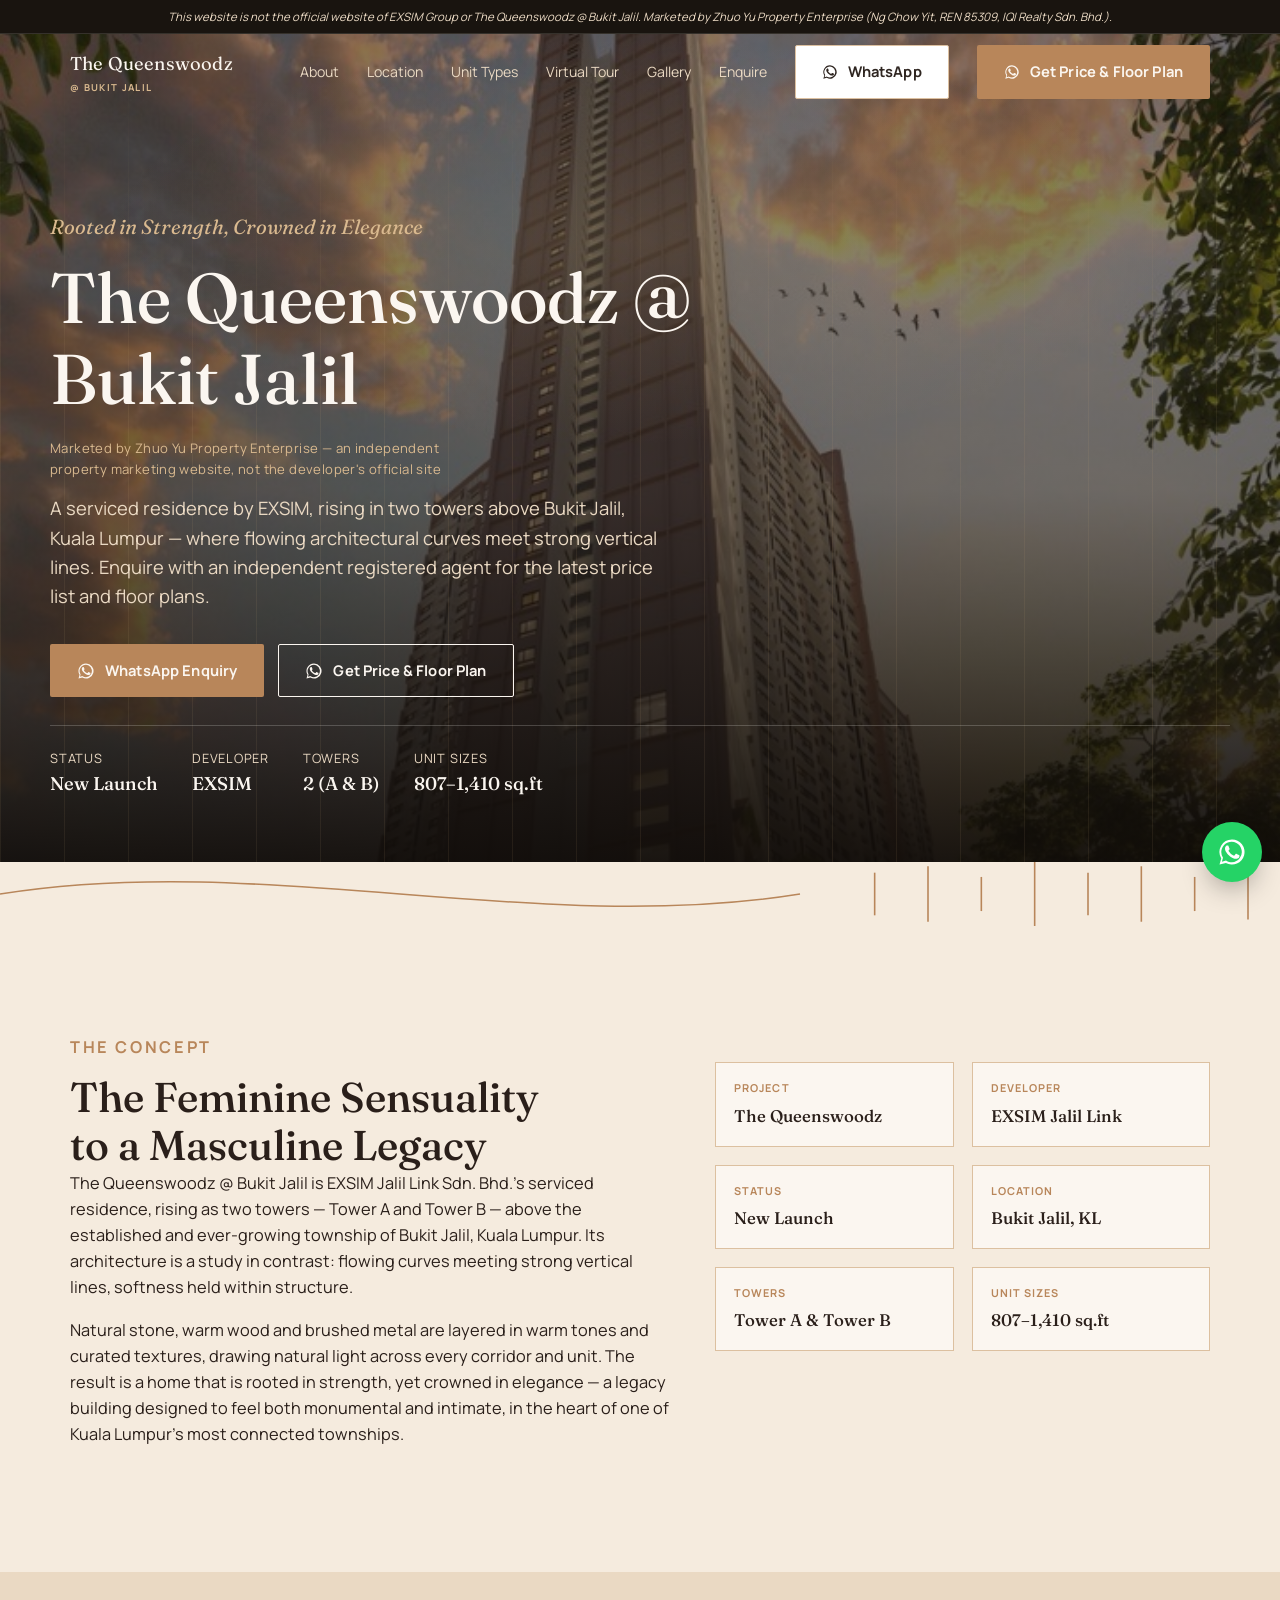
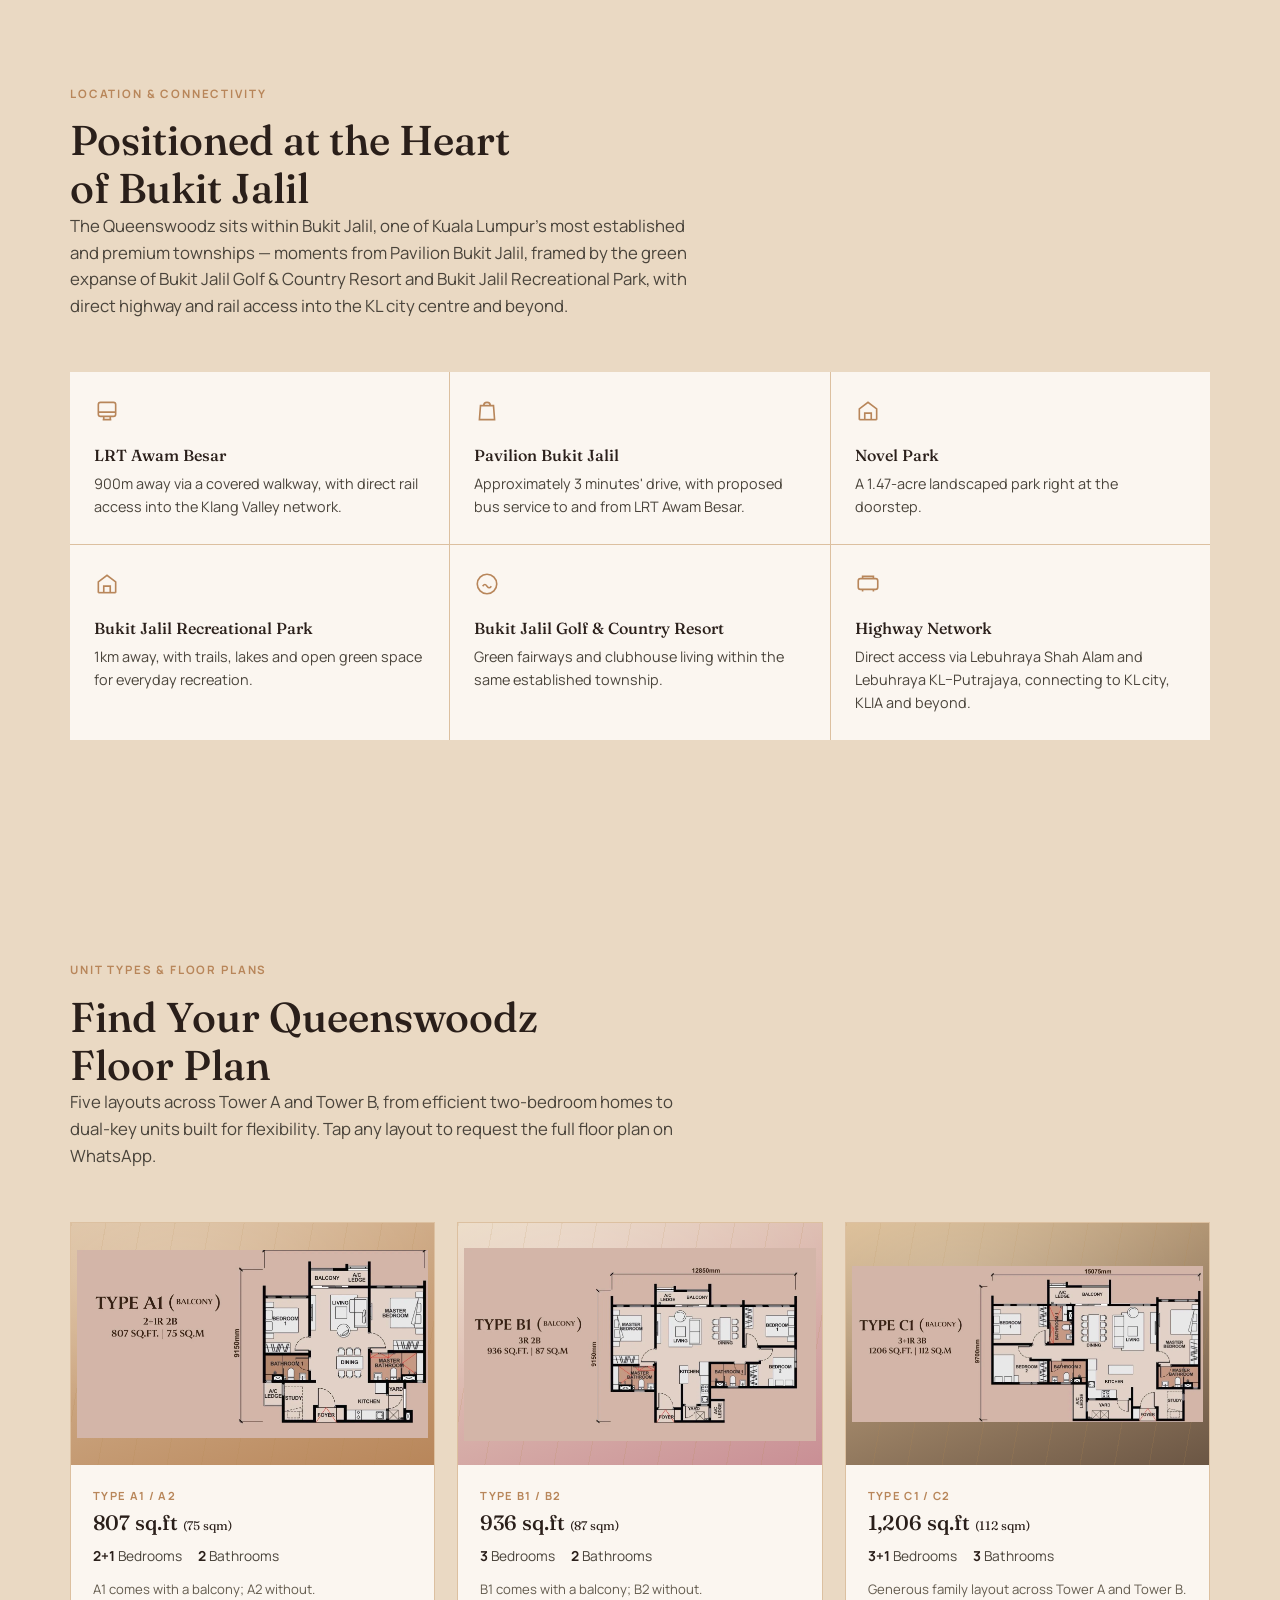
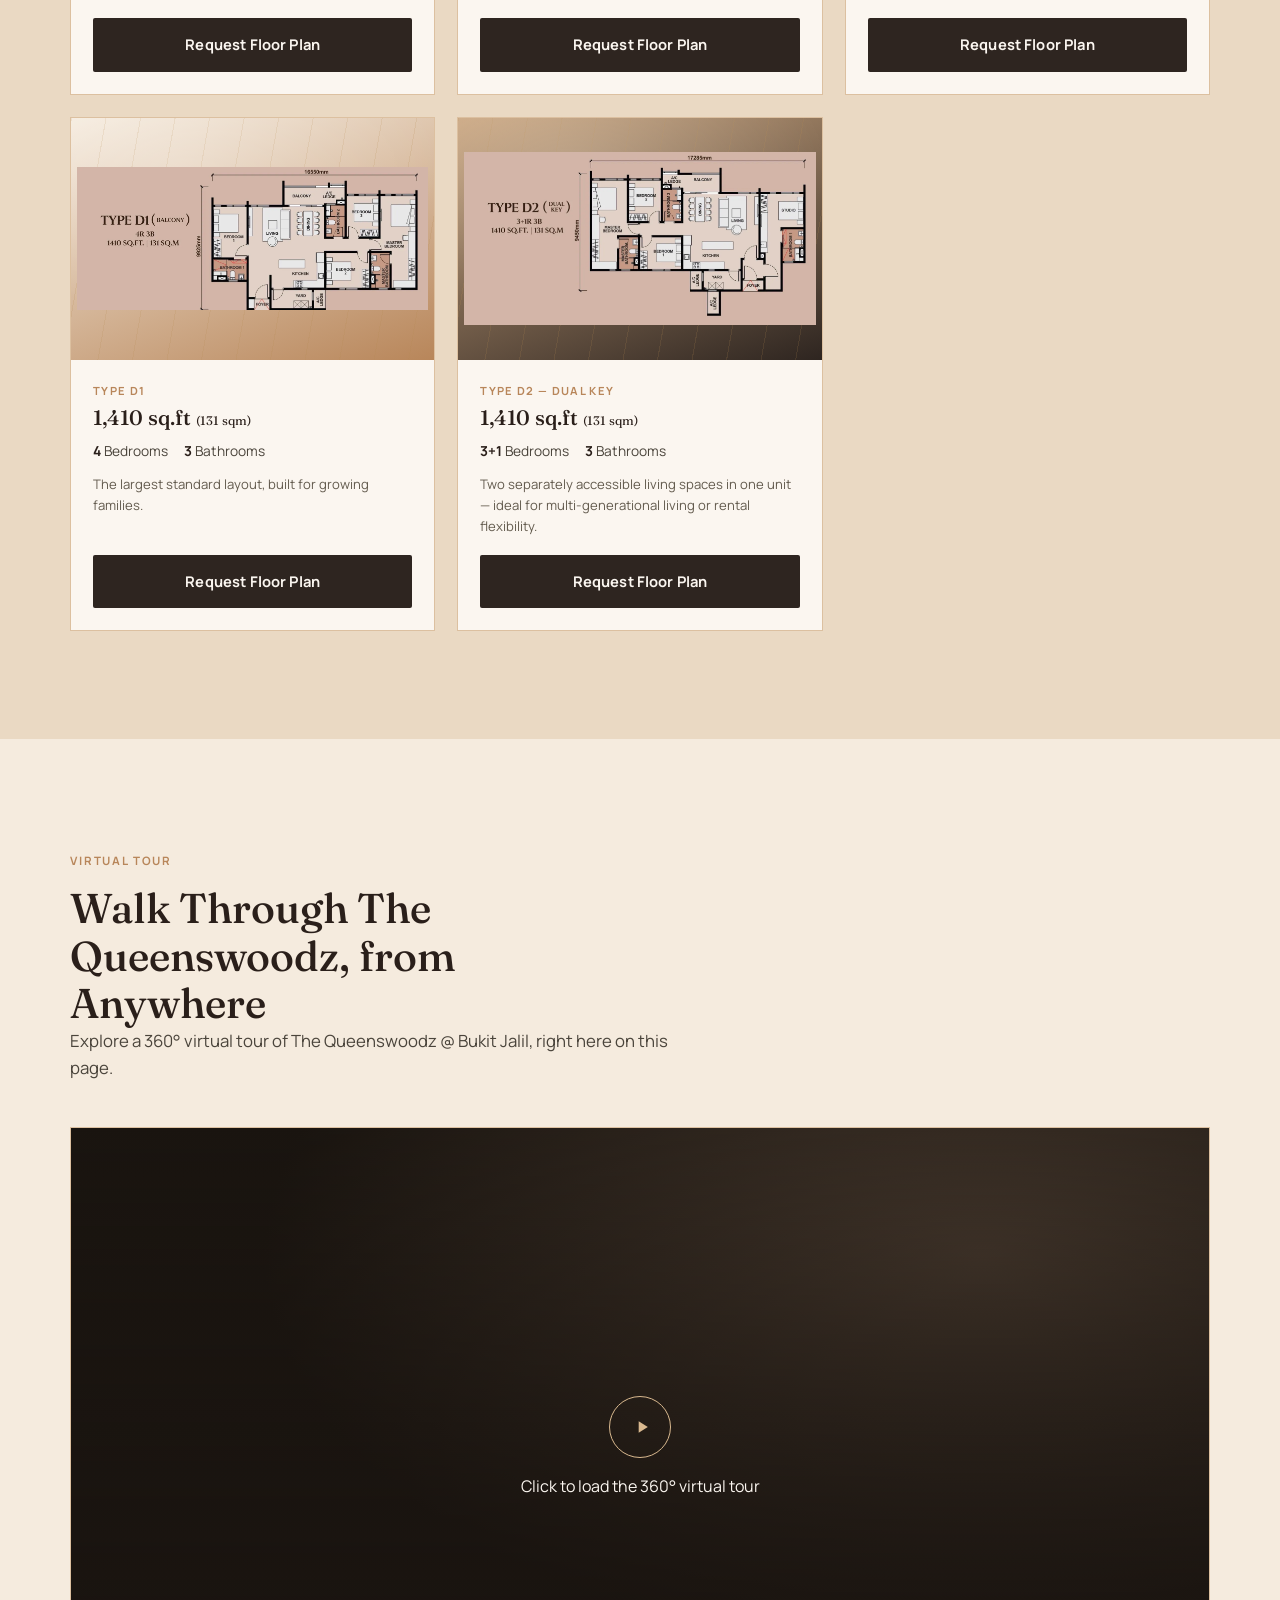
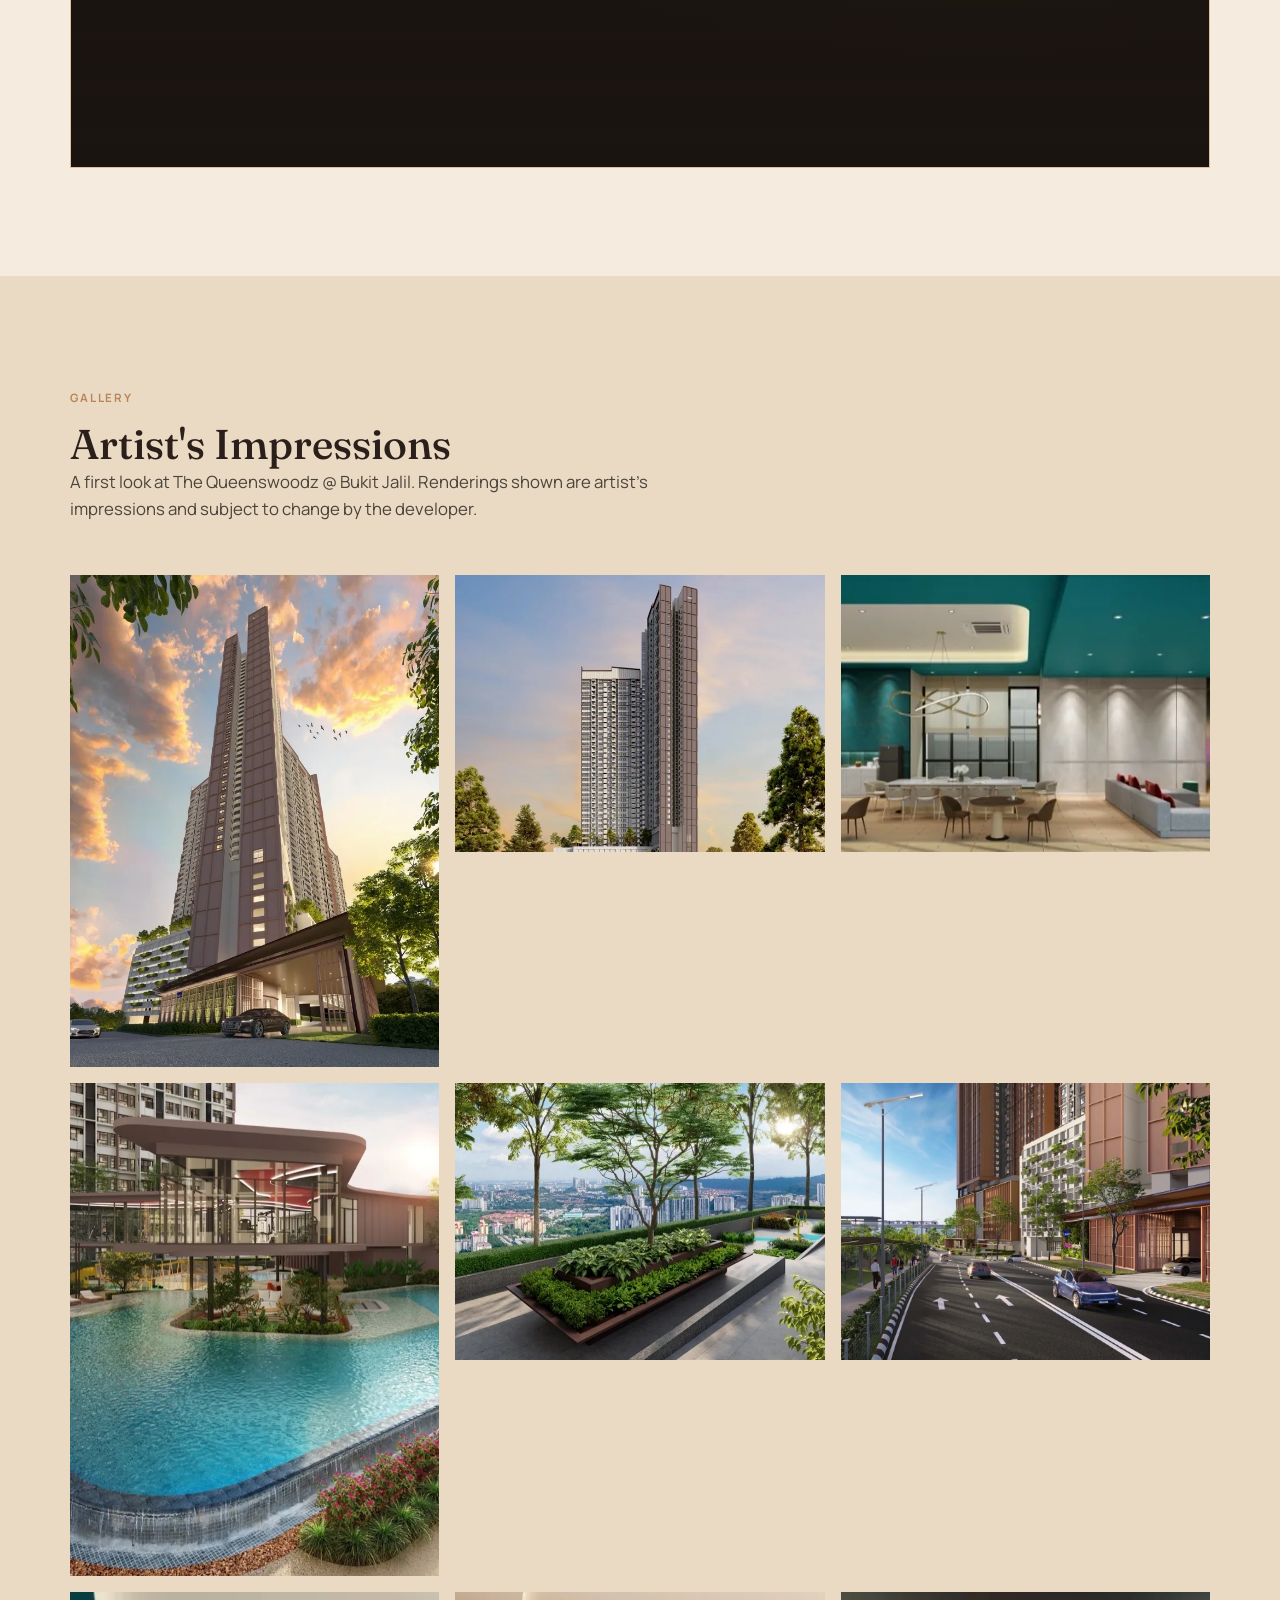
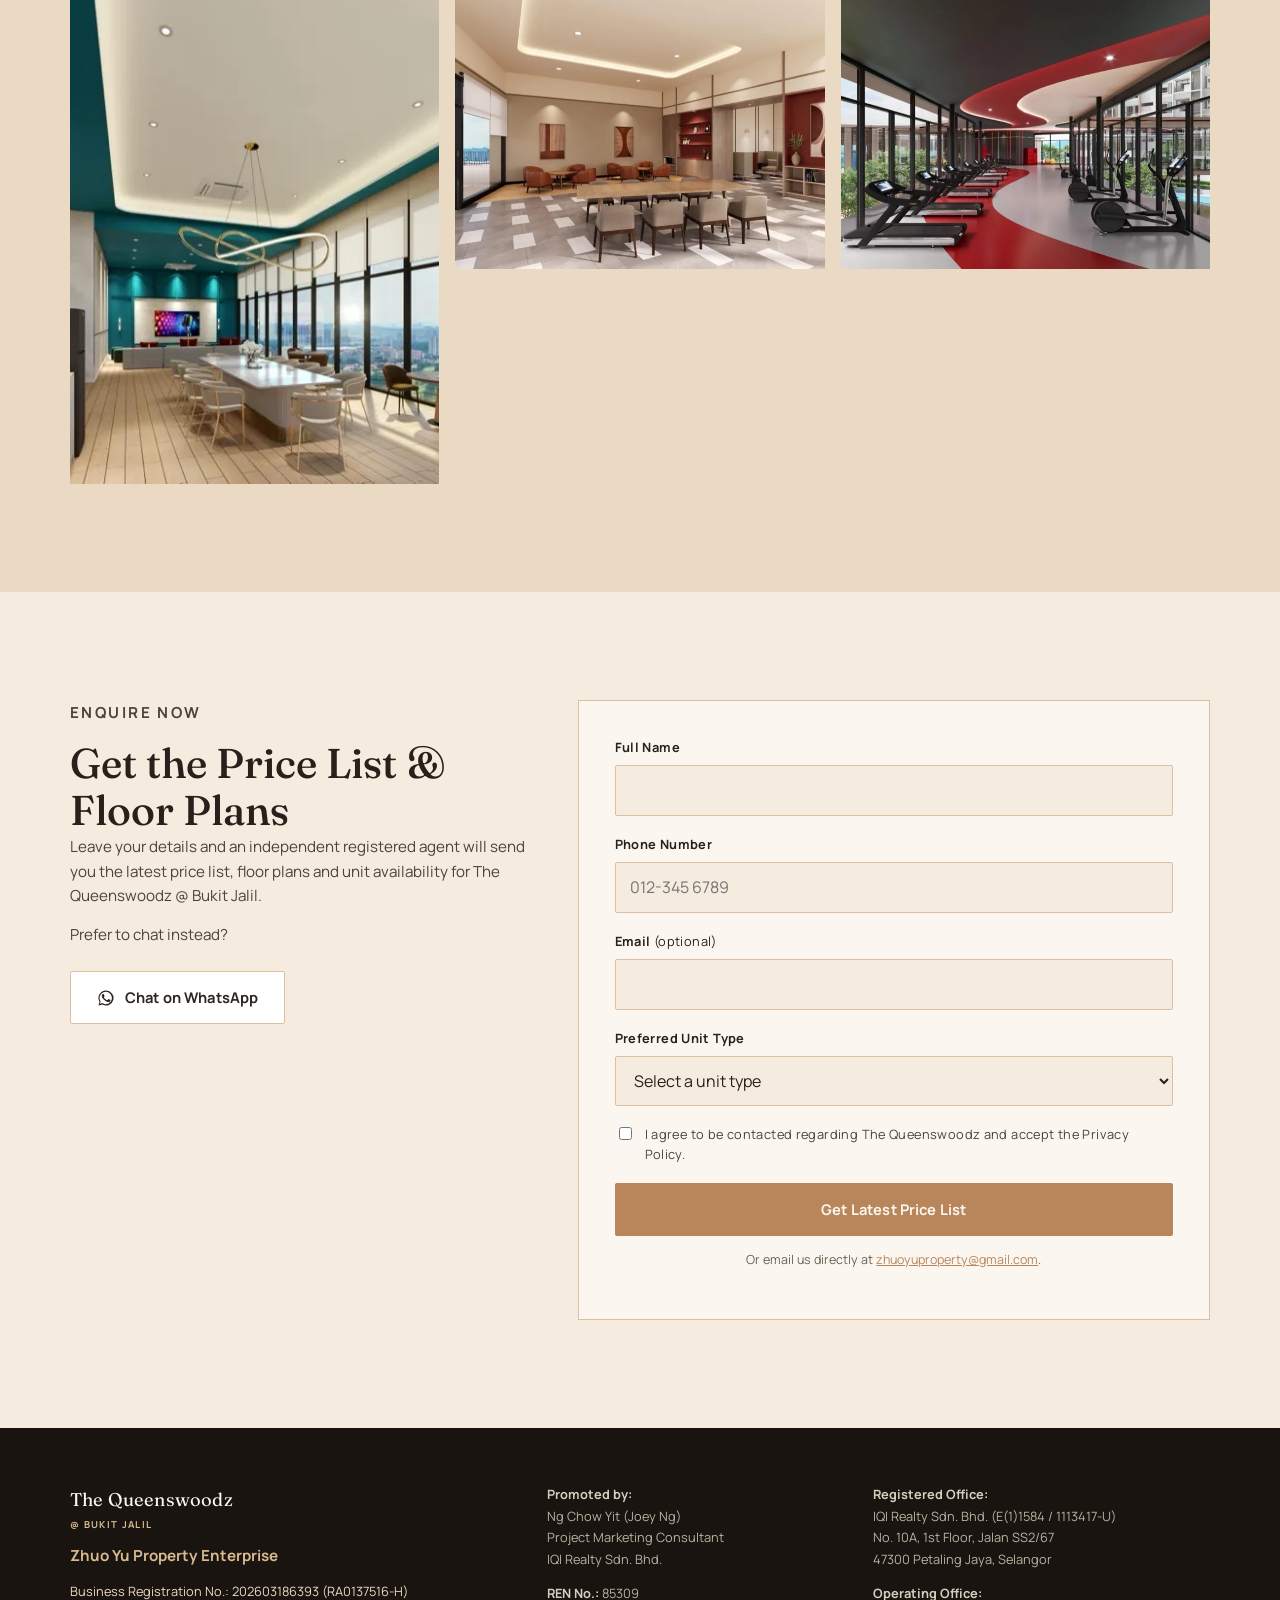
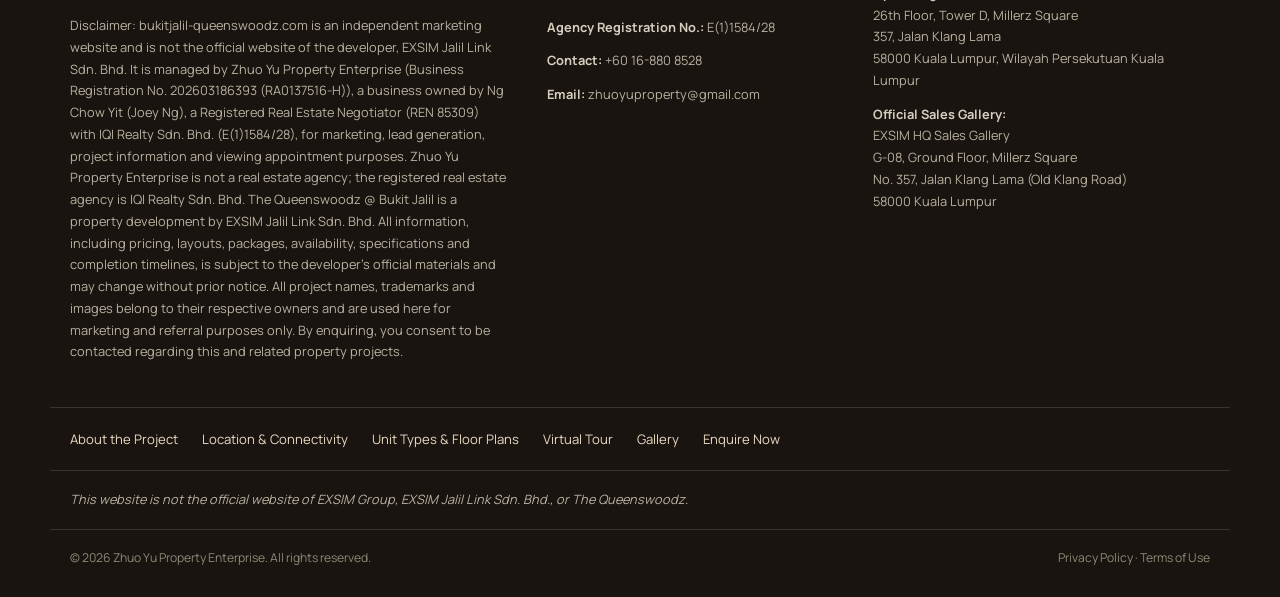
<file: index.html>
<!DOCTYPE html>
<html lang="en-MY">
<head>
<meta charset="UTF-8">
<meta name="viewport" content="width=device-width, initial-scale=1">

<title>The Queenswoodz @ Bukit Jalil | New Serviced Residence — Enquire Now</title>
<meta name="description" content="The Queenswoodz @ Bukit Jalil — a serviced residence by EXSIM in Bukit Jalil, Kuala Lumpur. Unit sizes from 807 to 1,410 sq.ft across 2 to 4 bedroom layouts. Enquire now for price list and floor plans.">
<meta name="robots" content="index, follow">

<link rel="canonical" href="https://bukitjalil-queenswoodz.com/">

<!-- Open Graph -->
<meta property="og:type" content="website">
<meta property="og:title" content="The Queenswoodz @ Bukit Jalil | New Serviced Residence">
<meta property="og:description" content="Serviced residence by EXSIM in Bukit Jalil, Kuala Lumpur. Units from 807–1,410 sq.ft. Enquire for price list and floor plans with an independent registered agent.">
<meta property="og:url" content="https://bukitjalil-queenswoodz.com/">
<meta property="og:image" content="https://bukitjalil-queenswoodz.com/images/queenswoodz-dropoff-sunset.jpg">
<meta property="og:locale" content="en_MY">
<meta property="og:site_name" content="Zhuo Yu Property Enterprise">

<!-- Twitter card -->
<meta name="twitter:card" content="summary_large_image">
<meta name="twitter:title" content="The Queenswoodz @ Bukit Jalil | New Serviced Residence">
<meta name="twitter:description" content="Serviced residence by EXSIM in Bukit Jalil, Kuala Lumpur. Units from 807–1,410 sq.ft. Enquire for price list and floor plans.">
<meta name="twitter:image" content="https://bukitjalil-queenswoodz.com/images/queenswoodz-dropoff-sunset.jpg">

<!-- Google Analytics 4 — PASTE NEW GA4 ID HERE.
Do not uncomment until you have a real Measurement ID from your own GA4 property.
<script async src="https://www.googletagmanager.com/gtag/js?id=G-XXXXXXX"></script>
<script>
  window.dataLayer = window.dataLayer || [];
  function gtag(){dataLayer.push(arguments);}
  gtag('js', new Date());
  gtag('config', 'G-XXXXXXX');
</script>
-->

<!-- Google Search Console — PASTE NEW SEARCH CONSOLE VERIFICATION HERE.
Uncomment and paste your own verification content string once generated.
<meta name="google-site-verification" content="PASTE_YOUR_VERIFICATION_CODE_HERE">
-->

<link rel="preconnect" href="https://fonts.googleapis.com">
<link rel="preconnect" href="https://fonts.gstatic.com" crossorigin>
<link href="https://fonts.googleapis.com/css2?family=Fraunces:ital,wght@0,400;0,500;0,600;1,400;1,500&family=Manrope:wght@400;500;700;800&display=swap" rel="stylesheet">

<link rel="stylesheet" href="styles.css?v=20261019">
<link rel="icon" href="data:image/svg+xml,%3Csvg xmlns='http://www.w3.org/2000/svg' viewBox='0 0 32 32'%3E%3Crect width='32' height='32' fill='%235c2039'/%3E%3Cpath d='M6 22 L10 10 L13 18 L16 8 L19 18 L22 10 L26 22' stroke='%23b8865a' stroke-width='2' fill='none' stroke-linecap='round' stroke-linejoin='round'/%3E%3C/svg%3E">

<script type="application/ld+json">
{
  "@context": "https://schema.org",
  "@graph": [
    {
      "@type": ["LocalBusiness", "RealEstateAgent"],
      "@id": "https://bukitjalil-queenswoodz.com/#agency",
      "name": "IQI Realty Sdn. Bhd.",
      "alternateName": "Zhuo Yu Property Enterprise",
      "description": "Real estate agency marketing new property launches in Kuala Lumpur, including The Queenswoodz @ Bukit Jalil.",
      "telephone": "+60168808528",
      "url": "https://bukitjalil-queenswoodz.com/",
      "areaServed": {
        "@type": "Place",
        "name": "Bukit Jalil, Kuala Lumpur, Malaysia"
      },
      "employee": {
        "@type": "Person",
        "name": "Ng Chow Yit",
        "alternateName": "Joey Ng",
        "identifier": "REN 85309",
        "jobTitle": "Project Marketing Consultant"
      }
    },
    {
      "@type": ["Residence", "Product"],
      "@id": "https://bukitjalil-queenswoodz.com/#project",
      "name": "The Queenswoodz @ Bukit Jalil",
      "description": "Serviced residence in Bukit Jalil, Kuala Lumpur, developed by EXSIM Jalil Link Sdn. Bhd. Two towers, unit sizes from 807 to 1,410 sq.ft.",
      "brand": { "@type": "Organization", "name": "EXSIM" },
      "address": {
        "@type": "PostalAddress",
        "addressLocality": "Bukit Jalil",
        "addressRegion": "Kuala Lumpur",
        "addressCountry": "MY"
      },
      "url": "https://bukitjalil-queenswoodz.com/",
      "additionalProperty": [
        { "@type": "PropertyValue", "name": "Type A1/A2", "value": "807 sq.ft (75 sqm) — 2+1 Bedrooms, 2 Bathrooms" },
        { "@type": "PropertyValue", "name": "Type B1/B2", "value": "936 sq.ft (87 sqm) — 3 Bedrooms, 2 Bathrooms" },
        { "@type": "PropertyValue", "name": "Type C1/C2", "value": "1,206 sq.ft (112 sqm) — 3+1 Bedrooms, 3 Bathrooms" },
        { "@type": "PropertyValue", "name": "Type D1", "value": "1,410 sq.ft (131 sqm) — 4 Bedrooms, 3 Bathrooms" },
        { "@type": "PropertyValue", "name": "Type D2 (Dual Key)", "value": "1,410 sq.ft (131 sqm) — 3+1 Bedrooms, 3 Bathrooms" }
      ]
    },
    {
      "@type": "RealEstateListing",
      "@id": "https://bukitjalil-queenswoodz.com/#listing",
      "name": "The Queenswoodz @ Bukit Jalil — Price List & Floor Plans",
      "about": { "@id": "https://bukitjalil-queenswoodz.com/#project" },
      "provider": { "@id": "https://bukitjalil-queenswoodz.com/#agency" },
      "url": "https://bukitjalil-queenswoodz.com/"
    }
  ]
}
</script>
</head>
<body>
<a class="skip-link" href="#main">Skip to main content</a>

<!-- ============ Disclosure bar ============ -->
<div class="disclosure-bar" role="note">
  <p>This website is not the official website of EXSIM Group or The Queenswoodz @ Bukit Jalil. Marketed by Zhuo Yu Property Enterprise (Ng Chow Yit, REN 85309, IQI Realty Sdn. Bhd.).</p>
</div>

<!-- ============ Header ============ -->
<header class="site-header">
  <div class="container">
    <a href="#top" class="brand">The Queenswoodz<small>@ Bukit Jalil</small></a>
    <button class="nav-toggle" aria-label="Open menu" aria-expanded="false" aria-controls="site-nav">
      <svg viewBox="0 0 24 24" fill="none" stroke="currentColor" stroke-width="2" stroke-linecap="round"><path d="M3 6h18M3 12h18M3 18h18"/></svg>
    </button>
    <nav class="site-nav" id="site-nav" aria-label="Primary">
      <ul>
        <li><a href="#about">About</a></li>
        <li><a href="#location">Location</a></li>
        <li><a href="#units">Unit Types</a></li>
        <li><a href="#virtual-tour">Virtual Tour</a></li>
        <li><a href="#gallery">Gallery</a></li>
        <li><a href="#enquire">Enquire</a></li>
        <li>
          <a class="btn btn-whatsapp" data-wa-msg="Hi, I'm interested in The Queenswoodz @ Bukit Jalil. Please send me the price and floor plans." target="_blank" rel="noopener">
            <svg width="16" height="16" viewBox="0 0 24 24" fill="currentColor"><path d="M17.5 14.4c-.3-.1-1.7-.9-2-1-.3-.1-.5-.1-.6.1-.2.3-.7 1-.9 1.2-.2.2-.3.2-.6.1-.3-.1-1.3-.5-2.4-1.5-.9-.8-1.5-1.8-1.7-2.1-.2-.3 0-.5.1-.6.1-.1.3-.3.4-.5.1-.1.2-.3.2-.4.1-.2 0-.3 0-.5-.1-.1-.6-1.5-.8-2-.2-.5-.4-.5-.6-.5h-.5c-.2 0-.5.1-.7.3-.3.3-1 1-1 2.4s1 2.8 1.2 3c.1.2 2 3.1 4.9 4.3.7.3 1.2.5 1.6.6.7.2 1.3.2 1.8.1.5-.1 1.7-.7 1.9-1.4.2-.7.2-1.2.2-1.3-.1-.1-.3-.2-.5-.3z"/><path d="M12 2a10 10 0 0 0-8.6 15.1L2 22l5.1-1.3A10 10 0 1 0 12 2zm0 18.2c-1.6 0-3.2-.4-4.5-1.2l-.3-.2-3.3.9.9-3.2-.2-.3A8.2 8.2 0 1 1 12 20.2z"/></svg>
            WhatsApp
          </a>
        </li>
        <li>
          <a class="btn btn-gold nav-cta" data-wa-msg="Hi, I'm interested in The Queenswoodz @ Bukit Jalil. Please send me the price and floor plans." target="_blank" rel="noopener">
            <svg width="16" height="16" viewBox="0 0 24 24" fill="currentColor"><path d="M17.5 14.4c-.3-.1-1.7-.9-2-1-.3-.1-.5-.1-.6.1-.2.3-.7 1-.9 1.2-.2.2-.3.2-.6.1-.3-.1-1.3-.5-2.4-1.5-.9-.8-1.5-1.8-1.7-2.1-.2-.3 0-.5.1-.6.1-.1.3-.3.4-.5.1-.1.2-.3.2-.4.1-.2 0-.3 0-.5-.1-.1-.6-1.5-.8-2-.2-.5-.4-.5-.6-.5h-.5c-.2 0-.5.1-.7.3-.3.3-1 1-1 2.4s1 2.8 1.2 3c.1.2 2 3.1 4.9 4.3.7.3 1.2.5 1.6.6.7.2 1.3.2 1.8.1.5-.1 1.7-.7 1.9-1.4.2-.7.2-1.2.2-1.3-.1-.1-.3-.2-.5-.3z"/><path d="M12 2a10 10 0 0 0-8.6 15.1L2 22l5.1-1.3A10 10 0 1 0 12 2zm0 18.2c-1.6 0-3.2-.4-4.5-1.2l-.3-.2-3.3.9.9-3.2-.2-.3A8.2 8.2 0 1 1 12 20.2z"/></svg>
            Get Price &amp; Floor Plan
          </a>
        </li>
      </ul>
    </nav>
  </div>
</header>

<main id="main">

<!-- ============ Hero ============ -->
<section class="hero" id="top">
  <div class="hero-media" aria-hidden="true"></div>
  <div class="container hero-content">
    <p class="hero-tagline">Rooted in Strength, Crowned in Elegance</p>
    <h1>The Queenswoodz <span aria-hidden="true">@</span><span class="visually-hidden">at</span> Bukit Jalil</h1>
    <p class="hero-marketed">Marketed by Zhuo Yu Property Enterprise &mdash; an independent property marketing website, not the developer's official site</p>
    <p class="hero-sub">A serviced residence by EXSIM, rising in two towers above Bukit Jalil, Kuala Lumpur — where flowing architectural curves meet strong vertical lines. Enquire with an independent registered agent for the latest price list and floor plans.</p>
    <div class="hero-ctas">
      <a class="btn btn-gold" data-wa-msg="Hi, I'm interested in The Queenswoodz @ Bukit Jalil. Please send me the price and floor plans." target="_blank" rel="noopener">
        <svg width="18" height="18" viewBox="0 0 24 24" fill="currentColor"><path d="M17.5 14.4c-.3-.1-1.7-.9-2-1-.3-.1-.5-.1-.6.1-.2.3-.7 1-.9 1.2-.2.2-.3.2-.6.1-.3-.1-1.3-.5-2.4-1.5-.9-.8-1.5-1.8-1.7-2.1-.2-.3 0-.5.1-.6.1-.1.3-.3.4-.5.1-.1.2-.3.2-.4.1-.2 0-.3 0-.5-.1-.1-.6-1.5-.8-2-.2-.5-.4-.5-.6-.5h-.5c-.2 0-.5.1-.7.3-.3.3-1 1-1 2.4s1 2.8 1.2 3c.1.2 2 3.1 4.9 4.3.7.3 1.2.5 1.6.6.7.2 1.3.2 1.8.1.5-.1 1.7-.7 1.9-1.4.2-.7.2-1.2.2-1.3-.1-.1-.3-.2-.5-.3z"/><path d="M12 2a10 10 0 0 0-8.6 15.1L2 22l5.1-1.3A10 10 0 1 0 12 2zm0 18.2c-1.6 0-3.2-.4-4.5-1.2l-.3-.2-3.3.9.9-3.2-.2-.3A8.2 8.2 0 1 1 12 20.2z"/></svg>
        WhatsApp Enquiry
      </a>
      <a class="btn btn-outline" data-wa-msg="Hi, I'm interested in The Queenswoodz @ Bukit Jalil. Please send me the price and floor plans." target="_blank" rel="noopener">
        <svg width="18" height="18" viewBox="0 0 24 24" fill="currentColor"><path d="M17.5 14.4c-.3-.1-1.7-.9-2-1-.3-.1-.5-.1-.6.1-.2.3-.7 1-.9 1.2-.2.2-.3.2-.6.1-.3-.1-1.3-.5-2.4-1.5-.9-.8-1.5-1.8-1.7-2.1-.2-.3 0-.5.1-.6.1-.1.3-.3.4-.5.1-.1.2-.3.2-.4.1-.2 0-.3 0-.5-.1-.1-.6-1.5-.8-2-.2-.5-.4-.5-.6-.5h-.5c-.2 0-.5.1-.7.3-.3.3-1 1-1 2.4s1 2.8 1.2 3c.1.2 2 3.1 4.9 4.3.7.3 1.2.5 1.6.6.7.2 1.3.2 1.8.1.5-.1 1.7-.7 1.9-1.4.2-.7.2-1.2.2-1.3-.1-.1-.3-.2-.5-.3z"/><path d="M12 2a10 10 0 0 0-8.6 15.1L2 22l5.1-1.3A10 10 0 1 0 12 2zm0 18.2c-1.6 0-3.2-.4-4.5-1.2l-.3-.2-3.3.9.9-3.2-.2-.3A8.2 8.2 0 1 1 12 20.2z"/></svg>
        Get Price &amp; Floor Plan
      </a>
    </div>
    <div class="hero-facts">
      <div>Status<strong>New Launch</strong></div>
      <div>Developer<strong>EXSIM</strong></div>
      <div>Towers<strong>2 (A &amp; B)</strong></div>
      <div>Unit sizes<strong>807–1,410 sq.ft</strong></div>
    </div>
  </div>
</section>

<svg class="signature-divider signature-divider--light" viewBox="0 0 1200 60" preserveAspectRatio="none" aria-hidden="true">
  <path d="M0 30 C 250 -10, 500 70, 750 30" fill="none" stroke-width="1.5"/>
  <line x1="820" y1="10" x2="820" y2="50" stroke-width="1.5"/>
  <line x1="870" y1="4" x2="870" y2="56" stroke-width="1.5"/>
  <line x1="920" y1="14" x2="920" y2="46" stroke-width="1.5"/>
  <line x1="970" y1="0" x2="970" y2="60" stroke-width="1.5"/>
  <line x1="1020" y1="10" x2="1020" y2="50" stroke-width="1.5"/>
  <line x1="1070" y1="4" x2="1070" y2="56" stroke-width="1.5"/>
  <line x1="1120" y1="14" x2="1120" y2="46" stroke-width="1.5"/>
  <line x1="1170" y1="6" x2="1170" y2="54" stroke-width="1.5"/>
</svg>

<!-- ============ About ============ -->
<section class="about section" id="about">
  <div class="container about-grid reveal">
    <div class="about-copy">
      <p class="section-eyebrow">The Concept</p>
      <h2 class="section-heading">The Feminine Sensuality to a Masculine Legacy</h2>
      <p>The Queenswoodz @ Bukit Jalil is EXSIM Jalil Link Sdn. Bhd.'s serviced residence, rising as two towers — Tower A and Tower B — above the established and ever-growing township of Bukit Jalil, Kuala Lumpur. Its architecture is a study in contrast: flowing curves meeting strong vertical lines, softness held within structure.</p>
      <p>Natural stone, warm wood and brushed metal are layered in warm tones and curated textures, drawing natural light across every corridor and unit. The result is a home that is rooted in strength, yet crowned in elegance — a legacy building designed to feel both monumental and intimate, in the heart of one of Kuala Lumpur's most connected townships.</p>
    </div>
    <div class="about-facts">
      <div class="fact"><span>Project</span><strong>The Queenswoodz</strong></div>
      <div class="fact"><span>Developer</span><strong>EXSIM Jalil Link</strong></div>
      <div class="fact"><span>Status</span><strong>New Launch</strong></div>
      <div class="fact"><span>Location</span><strong>Bukit Jalil, KL</strong></div>
      <div class="fact"><span>Towers</span><strong>Tower A &amp; Tower B</strong></div>
      <div class="fact"><span>Unit Sizes</span><strong>807–1,410 sq.ft</strong></div>
    </div>
  </div>
</section>

<!-- ============ Location & Connectivity ============ -->
<section class="location section" id="location">
  <div class="container reveal">
    <div class="section-head">
      <p class="section-eyebrow">Location &amp; Connectivity</p>
      <h2 class="section-heading">Positioned at the Heart of Bukit Jalil</h2>
      <p class="section-lede">The Queenswoodz sits within Bukit Jalil, one of Kuala Lumpur's most established and premium townships — moments from Pavilion Bukit Jalil, framed by the green expanse of Bukit Jalil Golf &amp; Country Resort and Bukit Jalil Recreational Park, with direct highway and rail access into the KL city centre and beyond.</p>
    </div>
    <div class="landmark-grid">
      <div class="landmark">
        <svg viewBox="0 0 24 24" fill="none" stroke="currentColor" stroke-width="1.5"><rect x="4" y="4" width="16" height="13" rx="2"/><path d="M4 13h16M8 20h8M9 17v3M15 17v3"/></svg>
        <h3>LRT Awam Besar</h3>
        <p>900m away via a covered walkway, with direct rail access into the Klang Valley network.</p>
      </div>
      <div class="landmark">
        <svg viewBox="0 0 24 24" fill="none" stroke="currentColor" stroke-width="1.5"><path d="M6 7h12l1 13H5L6 7z"/><path d="M9 7a3 3 0 0 1 6 0"/></svg>
        <h3>Pavilion Bukit Jalil</h3>
        <p>Approximately 3 minutes' drive, with proposed bus service to and from LRT Awam Besar.</p>
      </div>
      <div class="landmark">
        <svg viewBox="0 0 24 24" fill="none" stroke="currentColor" stroke-width="1.5"><path d="M4 20V10l8-6 8 6v10M9 20v-6h6v6"/><path d="M4 20h16"/></svg>
        <h3>Novel Park</h3>
        <p>A 1.47-acre landscaped park right at the doorstep.</p>
      </div>
      <div class="landmark">
        <svg viewBox="0 0 24 24" fill="none" stroke="currentColor" stroke-width="1.5"><path d="M4 20V10l8-6 8 6v10M9 20v-6h6v6"/><path d="M4 20h16"/></svg>
        <h3>Bukit Jalil Recreational Park</h3>
        <p>1km away, with trails, lakes and open green space for everyday recreation.</p>
      </div>
      <div class="landmark">
        <svg viewBox="0 0 24 24" fill="none" stroke="currentColor" stroke-width="1.5"><circle cx="12" cy="12" r="9"/><path d="M8 14c1.5-2 2.5-2 4 0s2.5 2 4 0"/></svg>
        <h3>Bukit Jalil Golf &amp; Country Resort</h3>
        <p>Green fairways and clubhouse living within the same established township.</p>
      </div>
      <div class="landmark">
        <svg viewBox="0 0 24 24" fill="none" stroke="currentColor" stroke-width="1.5"><rect x="3" y="7" width="18" height="10" rx="2"/><path d="M7 7V5h10v2M7 17v2M17 17v2"/></svg>
        <h3>Highway Network</h3>
        <p>Direct access via Lebuhraya Shah Alam and Lebuhraya KL–Putrajaya, connecting to KL city, KLIA and beyond.</p>
      </div>
    </div>
  </div>
</section>

<!-- ============ Unit Types & Floor Plans ============ -->
<section class="units section" id="units">
  <div class="container">
    <div class="section-head reveal">
      <p class="section-eyebrow">Unit Types &amp; Floor Plans</p>
      <h2 class="section-heading">Find Your Queenswoodz Floor Plan</h2>
      <p class="section-lede">Five layouts across Tower A and Tower B, from efficient two-bedroom homes to dual-key units built for flexibility. Tap any layout to request the full floor plan on WhatsApp.</p>
    </div>
    <div class="unit-grid reveal">

      <article class="unit-card">
        <div class="unit-card-art"><div class="ph-art ph-art-1"></div><picture><source srcset="images/queenswoodz-floorplan-a1.webp" type="image/webp"><img src="images/queenswoodz-floorplan-a1.jpg" alt="Type A1/A2 floor plan, 807 sq.ft, 2+1 Bedrooms 2 Bathrooms" loading="lazy" decoding="async" onerror="this.parentElement.remove()"></picture></div>
        <div class="unit-card-body">
          <p class="unit-card-type">Type A1 / A2</p>
          <h3>807 sq.ft <span style="font-size:0.6em;font-weight:400;">(75 sqm)</span></h3>
          <div class="unit-card-specs"><span><strong>2+1</strong> Bedrooms</span><span><strong>2</strong> Bathrooms</span></div>
          <p class="unit-card-note">A1 comes with a balcony; A2 without.</p>
          <a class="btn btn-dark btn-block" data-wa-msg="Hi, I'm interested in Type A (807 sq.ft, 2+1 Bedrooms) at The Queenswoodz @ Bukit Jalil. Please send me the floor plan and price." target="_blank" rel="noopener">Request Floor Plan</a>
        </div>
      </article>

      <article class="unit-card">
        <div class="unit-card-art"><div class="ph-art ph-art-2"></div><picture><source srcset="images/queenswoodz-floorplan-b1.webp" type="image/webp"><img src="images/queenswoodz-floorplan-b1.jpg" alt="Type B1/B2 floor plan, 936 sq.ft, 3 Bedrooms 2 Bathrooms" loading="lazy" decoding="async" onerror="this.parentElement.remove()"></picture></div>
        <div class="unit-card-body">
          <p class="unit-card-type">Type B1 / B2</p>
          <h3>936 sq.ft <span style="font-size:0.6em;font-weight:400;">(87 sqm)</span></h3>
          <div class="unit-card-specs"><span><strong>3</strong> Bedrooms</span><span><strong>2</strong> Bathrooms</span></div>
          <p class="unit-card-note">B1 comes with a balcony; B2 without.</p>
          <a class="btn btn-dark btn-block" data-wa-msg="Hi, I'm interested in Type B (936 sq.ft, 3 Bedrooms) at The Queenswoodz @ Bukit Jalil. Please send me the floor plan and price." target="_blank" rel="noopener">Request Floor Plan</a>
        </div>
      </article>

      <article class="unit-card">
        <div class="unit-card-art"><div class="ph-art ph-art-3"></div><picture><source srcset="images/queenswoodz-floorplan-c1.webp" type="image/webp"><img src="images/queenswoodz-floorplan-c1.jpg" alt="Type C1/C2 floor plan, 1,206 sq.ft, 3+1 Bedrooms 3 Bathrooms" loading="lazy" decoding="async" onerror="this.parentElement.remove()"></picture></div>
        <div class="unit-card-body">
          <p class="unit-card-type">Type C1 / C2</p>
          <h3>1,206 sq.ft <span style="font-size:0.6em;font-weight:400;">(112 sqm)</span></h3>
          <div class="unit-card-specs"><span><strong>3+1</strong> Bedrooms</span><span><strong>3</strong> Bathrooms</span></div>
          <p class="unit-card-note">Generous family layout across Tower A and Tower B.</p>
          <a class="btn btn-dark btn-block" data-wa-msg="Hi, I'm interested in Type C (1,206 sq.ft, 3+1 Bedrooms) at The Queenswoodz @ Bukit Jalil. Please send me the floor plan and price." target="_blank" rel="noopener">Request Floor Plan</a>
        </div>
      </article>

      <article class="unit-card">
        <div class="unit-card-art"><div class="ph-art ph-art-4"></div><picture><source srcset="images/queenswoodz-floorplan-d1.webp" type="image/webp"><img src="images/queenswoodz-floorplan-d1.jpg" alt="Type D1 floor plan, 1,410 sq.ft, 4 Bedrooms 3 Bathrooms" loading="lazy" decoding="async" onerror="this.parentElement.remove()"></picture></div>
        <div class="unit-card-body">
          <p class="unit-card-type">Type D1</p>
          <h3>1,410 sq.ft <span style="font-size:0.6em;font-weight:400;">(131 sqm)</span></h3>
          <div class="unit-card-specs"><span><strong>4</strong> Bedrooms</span><span><strong>3</strong> Bathrooms</span></div>
          <p class="unit-card-note">The largest standard layout, built for growing families.</p>
          <a class="btn btn-dark btn-block" data-wa-msg="Hi, I'm interested in Type D1 (1,410 sq.ft, 4 Bedrooms) at The Queenswoodz @ Bukit Jalil. Please send me the floor plan and price." target="_blank" rel="noopener">Request Floor Plan</a>
        </div>
      </article>

      <article class="unit-card">
        <div class="unit-card-art"><div class="ph-art ph-art-5"></div><picture><source srcset="images/queenswoodz-floorplan-d2.webp" type="image/webp"><img src="images/queenswoodz-floorplan-d2.jpg" alt="Type D2 Dual Key floor plan, 1,410 sq.ft, 3+1 Bedrooms 3 Bathrooms" loading="lazy" decoding="async" onerror="this.parentElement.remove()"></picture></div>
        <div class="unit-card-body">
          <p class="unit-card-type">Type D2 — Dual Key</p>
          <h3>1,410 sq.ft <span style="font-size:0.6em;font-weight:400;">(131 sqm)</span></h3>
          <div class="unit-card-specs"><span><strong>3+1</strong> Bedrooms</span><span><strong>3</strong> Bathrooms</span></div>
          <p class="unit-card-note">Two separately accessible living spaces in one unit — ideal for multi-generational living or rental flexibility.</p>
          <a class="btn btn-dark btn-block" data-wa-msg="Hi, I'm interested in Type D2 Dual Key (1,410 sq.ft, 3+1 Bedrooms) at The Queenswoodz @ Bukit Jalil. Please send me the floor plan and price." target="_blank" rel="noopener">Request Floor Plan</a>
        </div>
      </article>

    </div>
  </div>
</section>

<!-- ============ Virtual Tour ============ -->
<section class="tour section" id="virtual-tour">
  <div class="container tour-panel reveal">
    <div class="section-head" style="margin-bottom:0;">
      <p class="section-eyebrow">Virtual Tour</p>
      <h2 class="section-heading">Walk Through The Queenswoodz, from Anywhere</h2>
      <p class="section-lede">Explore a 360° virtual tour of The Queenswoodz @ Bukit Jalil, right here on this page.</p>
    </div>
    <div class="tour-embed">
      <button type="button" class="tour-poster" data-load-tour aria-label="Load 360 degree virtual tour">
        <span class="play-ring"><svg viewBox="0 0 24 24" fill="currentColor"><path d="M8 5v14l11-7z"/></svg></span>
        <span>Click to load the 360° virtual tour</span>
      </button>
    </div>
  </div>
</section>

<!-- ============ Gallery ============ -->
<section class="gallery section" id="gallery">
  <div class="container reveal">
    <div class="section-head">
      <p class="section-eyebrow">Gallery</p>
      <h2 class="section-heading">Artist's Impressions</h2>
      <p class="section-lede">A first look at The Queenswoodz @ Bukit Jalil. Renderings shown are artist's impressions and subject to change by the developer.</p>
    </div>
    <div class="gallery-grid">
      <div class="gallery-item"><picture><source srcset="images/queenswoodz-dropoff-sunset.webp" type="image/webp"><img src="images/queenswoodz-dropoff-sunset.jpg" alt="Artist's impression of The Queenswoodz @ Bukit Jalil drop-off court at dusk" loading="lazy" decoding="async" onerror="this.parentElement.remove()"></picture></div>
      <div class="gallery-item"><picture><source srcset="images/queenswoodz-court.webp" type="image/webp"><img src="images/queenswoodz-court.jpg" alt="Artist's impression of The Queenswoodz Tower A and Tower B facade by day" loading="lazy" decoding="async" onerror="this.parentElement.remove()"></picture></div>
      <div class="gallery-item"><picture><source srcset="images/queenswoodz-dining-lounge.webp" type="image/webp"><img src="images/queenswoodz-dining-lounge.jpg" alt="Artist's impression of The Queenswoodz Queen's Lounge dining and lobby area" loading="lazy" decoding="async" onerror="this.parentElement.remove()"></picture></div>
      <div class="gallery-item"><picture><source srcset="images/queenswoodz-pool.webp" type="image/webp"><img src="images/queenswoodz-pool.jpg" alt="Artist's impression of The Queenswoodz leisure pool deck" loading="lazy" decoding="async" onerror="this.parentElement.remove()"></picture></div>
      <div class="gallery-item"><picture><source srcset="images/queenswoodz-sky-terrace-view.webp" type="image/webp"><img src="images/queenswoodz-sky-terrace-view.jpg" alt="Artist's impression of The Queenswoodz rooftop garden terrace with KL skyline view" loading="lazy" decoding="async" onerror="this.parentElement.remove()"></picture></div>
      <div class="gallery-item"><picture><source srcset="images/queenswoodz-street-lrt.webp" type="image/webp"><img src="images/queenswoodz-street-lrt.jpg" alt="Artist's impression of the covered walkway connecting The Queenswoodz to LRT Awam Besar" loading="lazy" decoding="async" onerror="this.parentElement.remove()"></picture></div>
      <div class="gallery-item"><picture><source srcset="images/queenswoodz-sky-kitchen-lounge.webp" type="image/webp"><img src="images/queenswoodz-sky-kitchen-lounge.jpg" alt="Artist's impression of The Queenswoodz Moonlight Sip sky lounge with city skyline view" loading="lazy" decoding="async" onerror="this.parentElement.remove()"></picture></div>
      <div class="gallery-item"><picture><source srcset="images/queenswoodz-reading-lounge.webp" type="image/webp"><img src="images/queenswoodz-reading-lounge.jpg" alt="Artist's impression of The Queenswoodz Inspired Lounge reading area" loading="lazy" decoding="async" onerror="this.parentElement.remove()"></picture></div>
      <div class="gallery-item"><picture><source srcset="images/queenswoodz-gym.webp" type="image/webp"><img src="images/queenswoodz-gym.jpg" alt="Artist's impression of The Queenswoodz Momentum Studio gymnasium" loading="lazy" decoding="async" onerror="this.parentElement.remove()"></picture></div>
    </div>
  </div>
</section>

<!-- ============ Lead Form ============ -->
<section class="enquire section" id="enquire">
  <div class="container enquire-grid reveal">
    <div class="enquire-side">
      <p class="section-eyebrow">Enquire Now</p>
      <h2 class="section-heading">Get the Price List &amp; Floor Plans</h2>
      <p>Leave your details and an independent registered agent will send you the latest price list, floor plans and unit availability for The Queenswoodz @ Bukit Jalil.</p>
      <p>Prefer to chat instead?</p>
      <a class="btn btn-whatsapp" data-wa-msg="Hi, I'd like more information about The Queenswoodz @ Bukit Jalil." target="_blank" rel="noopener">
        <svg width="18" height="18" viewBox="0 0 24 24" fill="currentColor"><path d="M17.5 14.4c-.3-.1-1.7-.9-2-1-.3-.1-.5-.1-.6.1-.2.3-.7 1-.9 1.2-.2.2-.3.2-.6.1-.3-.1-1.3-.5-2.4-1.5-.9-.8-1.5-1.8-1.7-2.1-.2-.3 0-.5.1-.6.1-.1.3-.3.4-.5.1-.1.2-.3.2-.4.1-.2 0-.3 0-.5-.1-.1-.6-1.5-.8-2-.2-.5-.4-.5-.6-.5h-.5c-.2 0-.5.1-.7.3-.3.3-1 1-1 2.4s1 2.8 1.2 3c.1.2 2 3.1 4.9 4.3.7.3 1.2.5 1.6.6.7.2 1.3.2 1.8.1.5-.1 1.7-.7 1.9-1.4.2-.7.2-1.2.2-1.3-.1-.1-.3-.2-.5-.3z"/><path d="M12 2a10 10 0 0 0-8.6 15.1L2 22l5.1-1.3A10 10 0 1 0 12 2zm0 18.2c-1.6 0-3.2-.4-4.5-1.2l-.3-.2-3.3.9.9-3.2-.2-.3A8.2 8.2 0 1 1 12 20.2z"/></svg>
        Chat on WhatsApp
      </a>
    </div>
    <div>
      <!--
        This form posts to send-form.php, a plain PHP mail() handler — upload
        both this file and send-form.php to Hostinger (or any PHP hosting) and
        it works with no third-party service or account needed.
      -->
      <form class="lead-form" id="lead-form" action="send-form.php" method="POST">
        <div class="form-row">
          <label for="name">Full Name</label>
          <input type="text" id="name" name="name" autocomplete="name" required>
        </div>
        <div class="form-row">
          <label for="phone">Phone Number</label>
          <input type="tel" id="phone" name="phone" autocomplete="tel" placeholder="012-345 6789" required>
        </div>
        <div class="form-row">
          <label for="email">Email <span style="font-weight:400;">(optional)</span></label>
          <input type="email" id="email" name="email" autocomplete="email">
        </div>
        <div class="form-row">
          <label for="unit-type">Preferred Unit Type</label>
          <select id="unit-type" name="preferred_unit_type">
            <option value="">Select a unit type</option>
            <option value="A1/A2 - 807 sq.ft">Type A1/A2 — 807 sq.ft (2+1 Bed)</option>
            <option value="B1/B2 - 936 sq.ft">Type B1/B2 — 936 sq.ft (3 Bed)</option>
            <option value="C1/C2 - 1206 sq.ft">Type C1/C2 — 1,206 sq.ft (3+1 Bed)</option>
            <option value="D1 - 1410 sq.ft">Type D1 — 1,410 sq.ft (4 Bed)</option>
            <option value="D2 Dual Key - 1410 sq.ft">Type D2 Dual Key — 1,410 sq.ft (3+1 Bed)</option>
            <option value="Not sure yet">Not sure yet / need advice</option>
          </select>
        </div>
        <div class="form-row form-row-check">
          <input type="checkbox" id="consent" name="consent" required>
          <label for="consent" style="font-weight:400;margin:0;">I agree to be contacted regarding The Queenswoodz and accept the <a href="privacy-policy.html" target="_blank">Privacy Policy</a>.</label>
        </div>
        <button type="submit" class="btn btn-gold btn-block">Get Latest Price List</button>
        <p class="form-note">Or email us directly at <a href="mailto:zhuoyuproperty@gmail.com">zhuoyuproperty@gmail.com</a>.</p>
      </form>
    </div>
  </div>
</section>

</main>

<!-- ============ Footer ============ -->
<footer class="site-footer">
  <div class="container footer-main">
    <div class="footer-col footer-about">
      <p class="brand">The Queenswoodz<small>@ Bukit Jalil</small></p>
      <p class="footer-agent">Zhuo Yu Property Enterprise</p>
      <p class="footer-reg">Business Registration No.: 202603186393 (RA0137516-H)</p>
      <p class="footer-disc">Disclaimer: bukitjalil-queenswoodz.com is an independent marketing website and is not the official website of the developer, EXSIM Jalil Link Sdn. Bhd. It is managed by Zhuo Yu Property Enterprise (Business Registration No. 202603186393 (RA0137516-H)), a business owned by Ng Chow Yit (Joey Ng), a Registered Real Estate Negotiator (REN 85309) with IQI Realty Sdn. Bhd. (E(1)1584/28), for marketing, lead generation, project information and viewing appointment purposes. Zhuo Yu Property Enterprise is not a real estate agency; the registered real estate agency is IQI Realty Sdn. Bhd. The Queenswoodz @ Bukit Jalil is a property development by EXSIM Jalil Link Sdn. Bhd. All information, including pricing, layouts, packages, availability, specifications and completion timelines, is subject to the developer's official materials and may change without prior notice. All project names, trademarks and images belong to their respective owners and are used here for marketing and referral purposes only. By enquiring, you consent to be contacted regarding this and related property projects.</p>
    </div>
    <div class="footer-col">
      <p><strong>Promoted by:</strong><br>Ng Chow Yit (Joey Ng)<br>Project Marketing Consultant<br>IQI Realty Sdn. Bhd.</p>
      <p><strong>REN No.:</strong> 85309</p>
      <p><strong>Agency Registration No.:</strong> E(1)1584/28</p>
      <p><strong>Contact:</strong> <a data-wa-msg="Hi, I'd like more information about The Queenswoodz @ Bukit Jalil." target="_blank" rel="noopener">+60 16-880 8528</a></p>
      <p><strong>Email:</strong> <a href="mailto:zhuoyuproperty@gmail.com">zhuoyuproperty@gmail.com</a></p>
    </div>
    <div class="footer-col">
      <p><strong>Registered Office:</strong><br>IQI Realty Sdn. Bhd. (E(1)1584 / 1113417-U)<br>No. 10A, 1st Floor, Jalan SS2/67<br>47300 Petaling Jaya, Selangor</p>
      <p><strong>Operating Office:</strong><br>26th Floor, Tower D, Millerz Square<br>357, Jalan Klang Lama<br>58000 Kuala Lumpur, Wilayah Persekutuan Kuala Lumpur</p>
      <p><strong>Official Sales Gallery:</strong><br>EXSIM HQ Sales Gallery<br>G-08, Ground Floor, Millerz Square<br>No. 357, Jalan Klang Lama (Old Klang Road)<br>58000 Kuala Lumpur</p>
    </div>
  </div>

  <div class="container footer-links">
    <a href="#about">About the Project</a>
    <a href="#location">Location &amp; Connectivity</a>
    <a href="#units">Unit Types &amp; Floor Plans</a>
    <a href="#virtual-tour">Virtual Tour</a>
    <a href="#gallery">Gallery</a>
    <a href="#enquire">Enquire Now</a>
  </div>

  <div class="container footer-note">
    <p>This website is not the official website of EXSIM Group, EXSIM Jalil Link Sdn. Bhd., or The Queenswoodz.</p>
  </div>

  <div class="container footer-bottom">
    <span>© <span id="year"></span> Zhuo Yu Property Enterprise. All rights reserved.</span>
    <span><a href="privacy-policy.html">Privacy Policy</a> · <a href="terms-of-use.html">Terms of Use</a></span>
  </div>
</footer>

<!-- ============ Floating WhatsApp button ============ -->
<a class="wa-float" data-wa-msg="Hi, I'm interested in The Queenswoodz @ Bukit Jalil. Please send me the price and floor plans." target="_blank" rel="noopener" aria-label="Chat with us on WhatsApp">
  <svg viewBox="0 0 24 24" fill="currentColor"><path d="M17.5 14.4c-.3-.1-1.7-.9-2-1-.3-.1-.5-.1-.6.1-.2.3-.7 1-.9 1.2-.2.2-.3.2-.6.1-.3-.1-1.3-.5-2.4-1.5-.9-.8-1.5-1.8-1.7-2.1-.2-.3 0-.5.1-.6.1-.1.3-.3.4-.5.1-.1.2-.3.2-.4.1-.2 0-.3 0-.5-.1-.1-.6-1.5-.8-2-.2-.5-.4-.5-.6-.5h-.5c-.2 0-.5.1-.7.3-.3.3-1 1-1 2.4s1 2.8 1.2 3c.1.2 2 3.1 4.9 4.3.7.3 1.2.5 1.6.6.7.2 1.3.2 1.8.1.5-.1 1.7-.7 1.9-1.4.2-.7.2-1.2.2-1.3-.1-.1-.3-.2-.5-.3z"/><path d="M12 2a10 10 0 0 0-8.6 15.1L2 22l5.1-1.3A10 10 0 1 0 12 2zm0 18.2c-1.6 0-3.2-.4-4.5-1.2l-.3-.2-3.3.9.9-3.2-.2-.3A8.2 8.2 0 1 1 12 20.2z"/></svg>
</a>

<script>document.getElementById('year').textContent = new Date().getFullYear();</script>
<script src="script.js?v=20261019"></script>
</body>
</html>
</file>
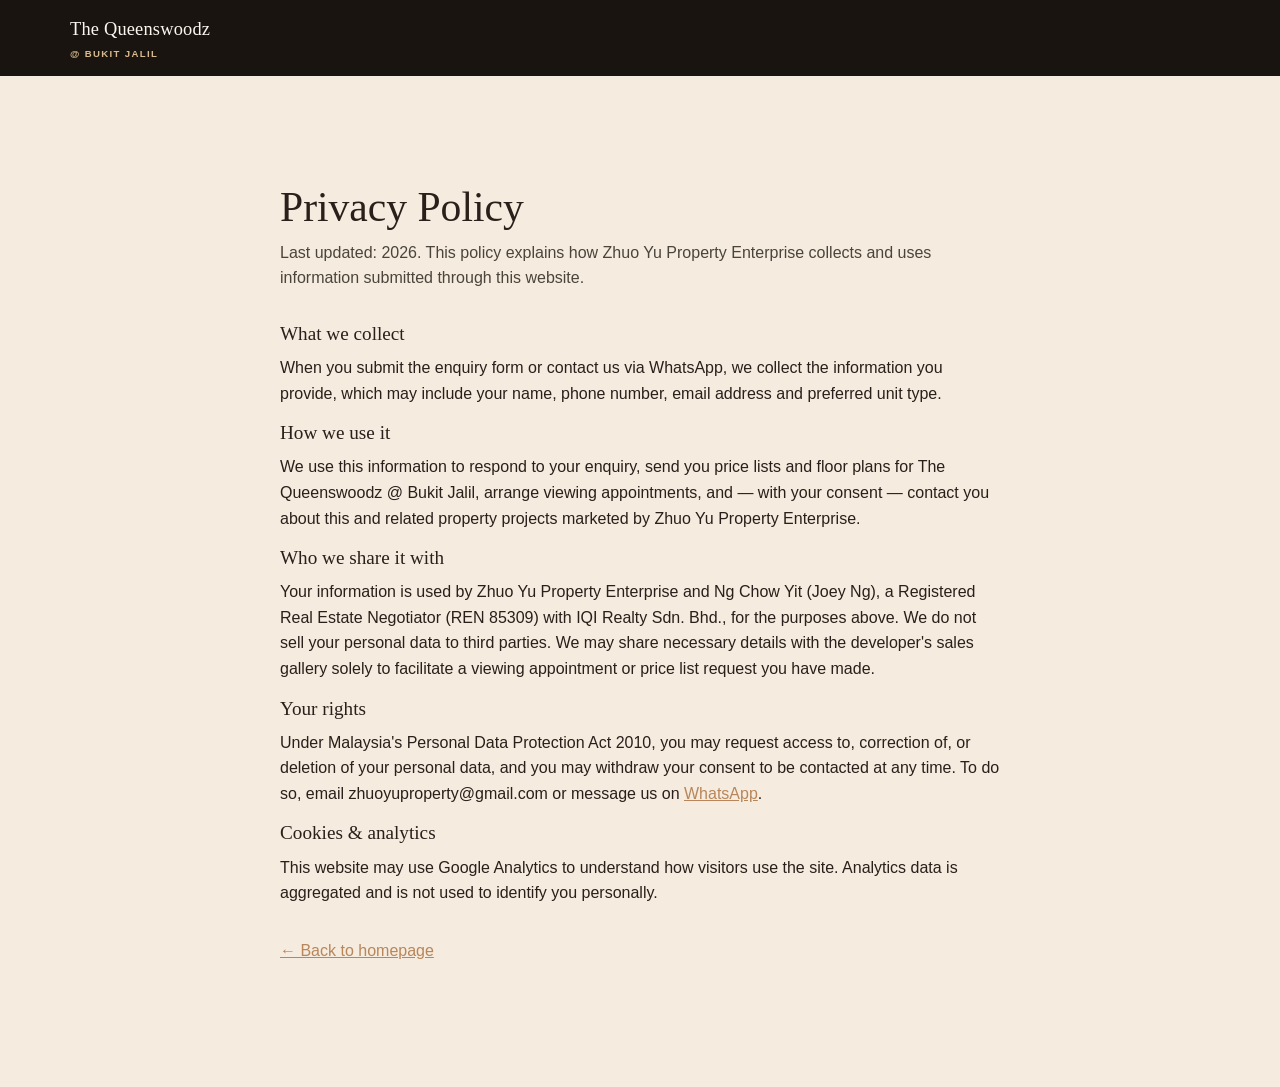
<file: privacy-policy.html>
<!DOCTYPE html>
<html lang="en-MY">
<head>
<meta charset="UTF-8">
<meta name="viewport" content="width=device-width, initial-scale=1">
<title>Privacy Policy | The Queenswoodz @ Bukit Jalil</title>
<meta name="robots" content="noindex, follow">
<link rel="stylesheet" href="styles.css?v=20261019">
</head>
<body>
<header style="background:var(--espresso-deep);">
  <div class="container" style="display:flex;align-items:center;height:76px;">
    <a href="index.html" class="brand">The Queenswoodz<small>@ Bukit Jalil</small></a>
  </div>
</header>

<main class="section" style="max-width:760px;margin:0 auto;padding-left:20px;padding-right:20px;">
  <h1 class="section-heading" style="margin-bottom:8px;">Privacy Policy</h1>
  <p style="color:#4a443b;margin-bottom:32px;">Last updated: 2026. This policy explains how Zhuo Yu Property Enterprise collects and uses information submitted through this website.</p>

  <h2 style="font-size:1.2rem;margin-bottom:10px;">What we collect</h2>
  <p>When you submit the enquiry form or contact us via WhatsApp, we collect the information you provide, which may include your name, phone number, email address and preferred unit type.</p>

  <h2 style="font-size:1.2rem;margin-bottom:10px;">How we use it</h2>
  <p>We use this information to respond to your enquiry, send you price lists and floor plans for The Queenswoodz @ Bukit Jalil, arrange viewing appointments, and — with your consent — contact you about this and related property projects marketed by Zhuo Yu Property Enterprise.</p>

  <h2 style="font-size:1.2rem;margin-bottom:10px;">Who we share it with</h2>
  <p>Your information is used by Zhuo Yu Property Enterprise and Ng Chow Yit (Joey Ng), a Registered Real Estate Negotiator (REN 85309) with IQI Realty Sdn. Bhd., for the purposes above. We do not sell your personal data to third parties. We may share necessary details with the developer's sales gallery solely to facilitate a viewing appointment or price list request you have made.</p>

  <h2 style="font-size:1.2rem;margin-bottom:10px;">Your rights</h2>
  <p>Under Malaysia's Personal Data Protection Act 2010, you may request access to, correction of, or deletion of your personal data, and you may withdraw your consent to be contacted at any time. To do so, email <a href="mailto:zhuoyuproperty@gmail.com">zhuoyuproperty@gmail.com</a> or message us on <a data-wa-msg="Hi, I'd like to make a data privacy request regarding my enquiry on The Queenswoodz website." target="_blank" rel="noopener" style="color:var(--gold);text-decoration:underline;">WhatsApp</a>.</p>

  <h2 style="font-size:1.2rem;margin-bottom:10px;">Cookies &amp; analytics</h2>
  <p>This website may use Google Analytics to understand how visitors use the site. Analytics data is aggregated and is not used to identify you personally.</p>

  <p style="margin-top:32px;"><a href="index.html" style="color:var(--gold);text-decoration:underline;">← Back to homepage</a></p>
</main>

<script src="script.js?v=20261019"></script>
</body>
</html>
</file>
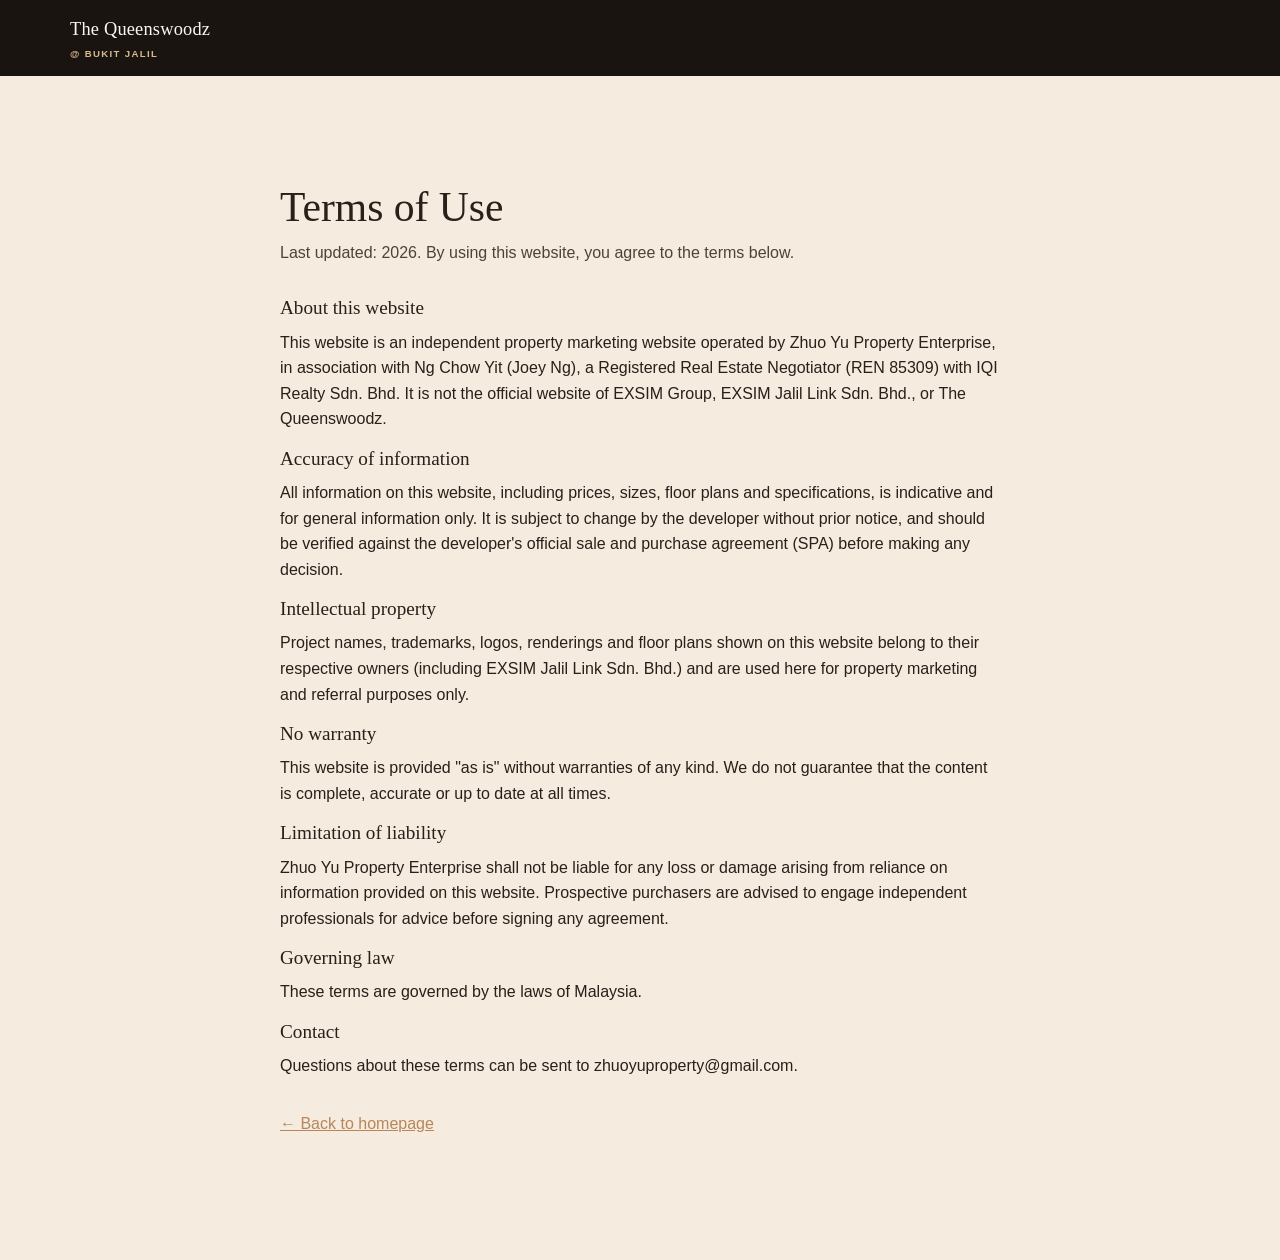
<file: terms-of-use.html>
<!DOCTYPE html>
<html lang="en-MY">
<head>
<meta charset="UTF-8">
<meta name="viewport" content="width=device-width, initial-scale=1">
<title>Terms of Use | The Queenswoodz @ Bukit Jalil</title>
<meta name="robots" content="noindex, follow">
<link rel="stylesheet" href="styles.css?v=20261019">
</head>
<body>
<header style="background:var(--espresso-deep);">
  <div class="container" style="display:flex;align-items:center;height:76px;">
    <a href="index.html" class="brand">The Queenswoodz<small>@ Bukit Jalil</small></a>
  </div>
</header>

<main class="section" style="max-width:760px;margin:0 auto;padding-left:20px;padding-right:20px;">
  <h1 class="section-heading" style="margin-bottom:8px;">Terms of Use</h1>
  <p style="color:#4a443b;margin-bottom:32px;">Last updated: 2026. By using this website, you agree to the terms below.</p>

  <h2 style="font-size:1.2rem;margin-bottom:10px;">About this website</h2>
  <p>This website is an independent property marketing website operated by Zhuo Yu Property Enterprise, in association with Ng Chow Yit (Joey Ng), a Registered Real Estate Negotiator (REN 85309) with IQI Realty Sdn. Bhd. It is not the official website of EXSIM Group, EXSIM Jalil Link Sdn. Bhd., or The Queenswoodz.</p>

  <h2 style="font-size:1.2rem;margin-bottom:10px;">Accuracy of information</h2>
  <p>All information on this website, including prices, sizes, floor plans and specifications, is indicative and for general information only. It is subject to change by the developer without prior notice, and should be verified against the developer's official sale and purchase agreement (SPA) before making any decision.</p>

  <h2 style="font-size:1.2rem;margin-bottom:10px;">Intellectual property</h2>
  <p>Project names, trademarks, logos, renderings and floor plans shown on this website belong to their respective owners (including EXSIM Jalil Link Sdn. Bhd.) and are used here for property marketing and referral purposes only.</p>

  <h2 style="font-size:1.2rem;margin-bottom:10px;">No warranty</h2>
  <p>This website is provided "as is" without warranties of any kind. We do not guarantee that the content is complete, accurate or up to date at all times.</p>

  <h2 style="font-size:1.2rem;margin-bottom:10px;">Limitation of liability</h2>
  <p>Zhuo Yu Property Enterprise shall not be liable for any loss or damage arising from reliance on information provided on this website. Prospective purchasers are advised to engage independent professionals for advice before signing any agreement.</p>

  <h2 style="font-size:1.2rem;margin-bottom:10px;">Governing law</h2>
  <p>These terms are governed by the laws of Malaysia.</p>

  <h2 style="font-size:1.2rem;margin-bottom:10px;">Contact</h2>
  <p>Questions about these terms can be sent to <a href="mailto:zhuoyuproperty@gmail.com">zhuoyuproperty@gmail.com</a>.</p>

  <p style="margin-top:32px;"><a href="index.html" style="color:var(--gold);text-decoration:underline;">← Back to homepage</a></p>
</main>

<script src="script.js?v=20261019"></script>
</body>
</html>
</file>
<file: styles.css>
/* ============================================================
   The Queenswoodz @ Bukit Jalil — Independent agent marketing site
   Design tokens: stone / wine / gold, Fraunces + Manrope
   ============================================================ */

:root {
  --stone: #f5ebde;
  --stone-2: #ead9c3;
  --stone-3: #dcc0a0;
  --espresso: #2e2520;
  --espresso-deep: #19140f;
  --gold: #b8865a;
  --gold-soft: #d9b98f;
  --ink: #2a1f1a;
  --white-warm: #fbf6f0;

  --font-display: "Fraunces", "Iowan Old Style", "Palatino Linotype", serif;
  --font-body: "Manrope", -apple-system, BlinkMacSystemFont, "Segoe UI", sans-serif;

  --max-width: 1180px;
  --radius: 2px;
  --shadow-soft: 0 20px 60px -30px rgba(20, 16, 12, 0.35);
  --ease: cubic-bezier(0.22, 1, 0.36, 1);
}

/* ---------- Reset ---------- */
*, *::before, *::after { box-sizing: border-box; }
html { scroll-behavior: smooth; }
@media (prefers-reduced-motion: reduce) {
  html { scroll-behavior: auto; }
  *, *::before, *::after { animation-duration: 0.001ms !important; animation-iteration-count: 1 !important; transition-duration: 0.001ms !important; scroll-behavior: auto !important; }
}
body {
  margin: 0;
  background: var(--stone);
  color: var(--ink);
  font-family: var(--font-body);
  font-size: 16px;
  line-height: 1.6;
  -webkit-font-smoothing: antialiased;
}
img { max-width: 100%; display: block; }
a { color: inherit; text-decoration: none; }
ul { margin: 0; padding: 0; list-style: none; }
h1, h2, h3 { font-family: var(--font-display); margin: 0; line-height: 1.15; font-weight: 500; }
p { margin: 0 0 1em; }
button { font: inherit; cursor: pointer; }
:focus-visible { outline: 2px solid var(--gold); outline-offset: 3px; }

.container { max-width: var(--max-width); margin: 0 auto; padding: 0 20px; }
.section { padding: clamp(56px, 9vw, 108px) 0; }
.section--tight { padding: clamp(32px, 5vw, 56px) 0; }
.section-eyebrow {
  display: inline-block;
  font-family: var(--font-body);
  font-weight: 700;
  letter-spacing: 0.16em;
  text-transform: uppercase;
  font-size: 0.72rem;
  color: var(--gold);
  margin-bottom: 14px;
}
.section-heading {
  font-size: clamp(1.75rem, 3.4vw, 2.6rem);
  max-width: 18ch;
}
.section-lede {
  max-width: 62ch;
  font-size: 1.05rem;
  color: #4a443b;
}
.section-head { margin-bottom: clamp(32px, 5vw, 52px); }

.btn {
  display: inline-flex;
  align-items: center;
  gap: 10px;
  padding: 14px 26px;
  border-radius: var(--radius);
  font-weight: 700;
  font-size: 0.92rem;
  letter-spacing: 0.01em;
  border: 1.5px solid transparent;
  transition: transform 0.25s var(--ease), background-color 0.25s var(--ease), border-color 0.25s var(--ease), color 0.25s var(--ease);
  white-space: nowrap;
}
.btn:hover { transform: translateY(-2px); }
.btn-gold { background: var(--gold); color: var(--white-warm); }
.btn-gold:hover { background: #96663d; }
.btn-outline { background: transparent; border-color: currentColor; }
.btn-outline:hover { background: rgba(255,255,255,0.08); }
.btn-dark { background: var(--espresso); color: var(--white-warm); }
.btn-dark:hover { background: var(--espresso-deep); }
.btn-whatsapp { background: #ffffff; color: var(--espresso); border-color: var(--stone-3); }
.btn-whatsapp:hover { background: var(--stone-2); }
.btn-block { width: 100%; justify-content: center; }
.btn svg { flex: none; }

/* ---------- Disclosure bar ---------- */
.disclosure-bar {
  background: var(--espresso-deep);
  color: var(--stone-2);
  text-align: center;
  padding: 8px 16px;
  font-size: 0.72rem;
  line-height: 1.5;
  font-style: italic;
  border-bottom: 1px solid rgba(251,248,242,0.12);
}
.disclosure-bar p { margin: 0; }

/* ---------- Header ---------- */
.site-header {
  position: sticky;
  top: 0;
  z-index: 40;
  background: transparent;
  transition: background-color 0.3s var(--ease), box-shadow 0.3s var(--ease);
}
.site-header.is-scrolled {
  background: rgba(30, 24, 19, 0.92);
  backdrop-filter: blur(8px);
  box-shadow: 0 8px 24px -12px rgba(0,0,0,0.4);
}
.site-header .container {
  display: flex;
  align-items: center;
  justify-content: space-between;
  height: 76px;
}
.brand {
  font-family: var(--font-display);
  font-size: 1.15rem;
  color: var(--white-warm);
  letter-spacing: 0.01em;
}
.brand small { display: block; font-family: var(--font-body); font-size: 0.6rem; letter-spacing: 0.14em; text-transform: uppercase; color: var(--gold-soft); font-weight: 700; margin-top: 2px; }

.nav-toggle {
  display: inline-flex;
  background: none;
  border: none;
  color: var(--white-warm);
  padding: 8px;
}
.nav-toggle svg { width: 26px; height: 26px; }

.site-nav {
  position: fixed;
  inset: 76px 0 0 0;
  background: var(--espresso-deep);
  transform: translateX(100%);
  transition: transform 0.35s var(--ease);
  overflow-y: auto;
}
.site-nav.is-open { transform: translateX(0); }
.site-nav ul { display: flex; flex-direction: column; padding: 24px 20px; gap: 4px; }
.site-nav a:not(.btn) {
  display: block;
  padding: 14px 6px;
  color: var(--stone-2);
  font-size: 1.05rem;
  border-bottom: 1px solid rgba(255,255,255,0.08);
}
.site-nav a:not(.btn):hover { color: var(--gold-soft); }
.site-nav li:has(> .btn) { padding: 6px 0; }
.nav-cta { display: none; }

@media (min-width: 900px) {
  .nav-toggle { display: none; }
  .site-nav { position: static; inset: auto; background: none; transform: none; overflow: visible; }
  .site-nav ul { flex-direction: row; padding: 0; gap: 28px; align-items: center; }
  .site-nav a:not(.btn) { padding: 0; font-size: 0.88rem; border-bottom: none; color: var(--stone-2); }
  .site-nav a:not(.btn):hover { color: var(--gold-soft); }
  .nav-cta { display: inline-flex; }
}

/* ---------- Hero ---------- */
.hero {
  position: relative;
  z-index: 1;
  margin-top: -76px;
  min-height: 92vh;
  display: flex;
  align-items: flex-end;
  color: var(--white-warm);
  overflow: hidden;
}
.hero-media {
  position: absolute;
  inset: 0;
  background:
    linear-gradient(180deg, rgba(26,20,16,0.5) 0%, rgba(26,20,16,0.62) 55%, rgba(16,12,9,0.96) 100%),
    url("images/queenswoodz-dropoff-sunset.jpg") center 30% / cover no-repeat,
    radial-gradient(120% 90% at 15% 10%, #4a3c30 0%, #2e2520 45%, #19140f 100%);
}
.hero-media::before {
  content: "";
  position: absolute;
  inset: 0;
  background-image: repeating-linear-gradient(90deg, rgba(212,180,131,0.09) 0px, rgba(212,180,131,0.09) 1px, transparent 1px, transparent 64px);
  mask-image: linear-gradient(180deg, transparent 0%, black 45%, black 100%);
}
.hero-media::after {
  content: "";
  position: absolute;
  inset: -10% -10% auto -10%;
  height: 70%;
  border-radius: 50%;
  background: radial-gradient(closest-side, rgba(212,180,131,0.16), transparent 70%);
}
.hero-content {
  position: relative;
  z-index: 2;
  padding: clamp(112px, 16vw, 156px) 0 clamp(40px, 6vw, 64px);
  width: 100%;
}
.hero-tagline {
  font-family: var(--font-display);
  font-style: italic;
  font-weight: 400;
  color: var(--gold-soft);
  font-size: clamp(1rem, 1.6vw, 1.3rem);
  margin-bottom: 14px;
}
.hero h1 {
  font-size: clamp(2.3rem, 6vw, 4.4rem);
  max-width: 16ch;
  margin-bottom: 18px;
}
.hero-marketed {
  max-width: 56ch;
  font-size: 0.82rem;
  letter-spacing: 0.03em;
  color: var(--gold-soft);
  margin-bottom: 14px;
}
.hero-sub {
  max-width: 56ch;
  font-size: clamp(1rem, 1.6vw, 1.15rem);
  color: var(--stone-2);
  margin-bottom: 32px;
}
.hero-ctas { display: flex; flex-wrap: wrap; gap: 14px; margin-bottom: 28px; }
.hero-facts { display: flex; flex-wrap: wrap; gap: 22px 34px; border-top: 1px solid rgba(251,248,242,0.2); padding-top: 22px; }
.hero-facts div { font-size: 0.8rem; color: var(--stone-2); text-transform: uppercase; letter-spacing: 0.06em; }
.hero-facts strong { display: block; font-family: var(--font-display); font-size: 1.15rem; color: var(--white-warm); text-transform: none; letter-spacing: 0; font-weight: 500; }

/* ---------- Signature divider: curve dissolving into vertical lines ---------- */
.signature-divider { display: block; width: 100%; height: auto; }
.signature-divider--light path,
.signature-divider--light line { stroke: var(--gold); }
.signature-divider--dark { background: var(--espresso); }
.signature-divider--dark path,
.signature-divider--dark line { stroke: var(--gold-soft); }

/* ---------- About ---------- */
.about { background: var(--stone); }
.about-grid { display: grid; gap: 40px; }
.about-copy p { font-size: 1.02rem; }
.about-facts {
  display: grid;
  grid-template-columns: repeat(2, 1fr);
  gap: 18px;
  margin-top: 28px;
}
.about-facts .fact {
  background: var(--white-warm);
  border: 1px solid var(--stone-3);
  padding: 16px 18px;
}
.about-facts .fact span { display: block; font-size: 0.68rem; text-transform: uppercase; letter-spacing: 0.1em; color: var(--gold); font-weight: 700; margin-bottom: 6px; }
.about-facts .fact strong { font-family: var(--font-display); font-weight: 500; font-size: 1.05rem; }

@media (min-width: 860px) {
  .about-grid { grid-template-columns: 1.1fr 0.9fr; align-items: start; }
}

/* ---------- Location ---------- */
.location { background: var(--stone-2); color: var(--ink); }
.location .section-lede { color: #4a443b; }
.landmark-grid {
  display: grid;
  grid-template-columns: 1fr;
  gap: 1px;
  background: var(--stone-3);
  margin-top: 8px;
}
@media (min-width: 620px) {
  .landmark-grid { grid-template-columns: repeat(2, 1fr); }
}
@media (min-width: 960px) {
  .landmark-grid { grid-template-columns: repeat(3, 1fr); }
}
.landmark-grid .landmark {
  background: var(--white-warm);
  padding: 26px 24px;
}
.landmark h3 { font-size: 1rem; color: var(--ink); margin-bottom: 8px; font-weight: 500; }
.landmark p { font-size: 0.9rem; color: #4a443b; margin: 0; }
.landmark svg { width: 26px; height: 26px; color: var(--gold); margin-bottom: 14px; }

/* ---------- Units ---------- */
.units { background: var(--stone-2); }
.unit-grid {
  display: grid;
  grid-template-columns: 1fr;
  gap: 22px;
}
@media (min-width: 640px) {
  .unit-grid { grid-template-columns: repeat(2, 1fr); }
}
@media (min-width: 1040px) {
  .unit-grid { grid-template-columns: repeat(3, 1fr); }
}
.unit-card {
  background: var(--white-warm);
  border: 1px solid var(--stone-3);
  display: flex;
  flex-direction: column;
  transition: transform 0.3s var(--ease), box-shadow 0.3s var(--ease);
}
.unit-card:hover { transform: translateY(-4px); box-shadow: var(--shadow-soft); }
.unit-card-art {
  aspect-ratio: 3 / 2;
  position: relative;
  overflow: hidden;
  background: var(--stone-3);
}
.unit-card-art img { position: absolute; inset: 0; width: 100%; height: 100%; object-fit: contain; padding: 6px; }
.unit-card-body { padding: 22px; display: flex; flex-direction: column; flex: 1; }
.unit-card-type { font-size: 0.7rem; letter-spacing: 0.12em; text-transform: uppercase; color: var(--gold); font-weight: 700; margin-bottom: 6px; }
.unit-card-body h3 { font-size: 1.3rem; margin-bottom: 10px; }
.unit-card-specs { display: flex; flex-wrap: wrap; gap: 8px 16px; font-size: 0.86rem; color: #4a443b; margin-bottom: 12px; }
.unit-card-specs strong { color: var(--ink); }
.unit-card-note { font-size: 0.82rem; color: #635b4e; margin-bottom: 18px; flex: 1; }
.unit-card .btn { margin-top: auto; }

/* ---------- Virtual tour ---------- */
.tour { background: var(--stone); }
.tour-panel {
  display: grid;
  gap: 28px;
}
.tour-embed {
  position: relative;
  aspect-ratio: 16 / 9;
  background: var(--espresso-deep);
  overflow: hidden;
  border: 1px solid var(--stone-3);
}
.tour-embed iframe { width: 100%; height: 100%; border: 0; }
.tour-poster {
  position: absolute;
  inset: 0;
  width: 100%;
  height: 100%;
  border: 0;
  background:
    linear-gradient(180deg, rgba(26,20,16,0.2), rgba(26,20,16,0.85)),
    radial-gradient(90% 90% at 80% 20%, #4a3c30, #19140f 70%);
  color: var(--white-warm);
  display: flex;
  flex-direction: column;
  align-items: center;
  justify-content: center;
  gap: 16px;
  text-align: center;
  padding: 24px;
}
.tour-poster .play-ring {
  width: 62px; height: 62px;
  border-radius: 50%;
  border: 1.5px solid var(--gold-soft);
  display: flex; align-items: center; justify-content: center;
  transition: background-color 0.25s var(--ease);
}
.tour-poster:hover .play-ring { background: rgba(212,180,131,0.15); }
.tour-poster svg { width: 20px; height: 20px; color: var(--gold-soft); margin-left: 3px; }

/* ---------- Gallery ---------- */
.gallery { background: var(--stone-2); }
.gallery-grid {
  display: grid;
  grid-template-columns: repeat(2, 1fr);
  gap: 12px;
}
.gallery-item {
  position: relative;
  aspect-ratio: 4 / 3;
  overflow: hidden;
  background: var(--stone-3);
}
.gallery-item:nth-child(3n+1) { aspect-ratio: 3 / 4; }
.gallery-item picture { display: block; width: 100%; height: 100%; }
.gallery-item img { width: 100%; height: 100%; object-fit: cover; transition: transform 0.5s var(--ease); }
.gallery-item:hover img { transform: scale(1.05); }
@media (min-width: 640px) {
  .gallery-grid { grid-template-columns: repeat(3, 1fr); gap: 16px; }
}

/* Placeholder art patterns (used until real photography is added) */
.ph-art { position: relative; width: 100%; height: 100%; }
.ph-art::before {
  content: "";
  position: absolute; inset: 0;
  background-image: repeating-linear-gradient(100deg, rgba(180,137,79,0.16) 0 1px, transparent 1px 34px);
}
.ph-art::after {
  content: "";
  position: absolute; inset: 0;
  background: radial-gradient(120% 100% at 30% 20%, rgba(255,255,255,0.5), transparent 60%);
  mix-blend-mode: soft-light;
}
.ph-art-1 { background: linear-gradient(160deg, #dcc0a0, #b8865a); }
.ph-art-2 { background: linear-gradient(160deg, #ead9c3, #c98f95); }
.ph-art-3 { background: linear-gradient(160deg, #d9b98f, #6b5644); }
.ph-art-4 { background: linear-gradient(160deg, #f5ebde, #b8865a); }
.ph-art-5 { background: linear-gradient(160deg, #c9a47e, #2e2520); }

/* ---------- Lead form ---------- */
.enquire { background: var(--stone); color: var(--ink); }
.enquire .section-lede { color: #4a443b; }
.enquire-grid {
  display: grid;
  gap: 40px;
}
.enquire-side p { color: #4a443b; font-size: 0.95rem; }
.enquire-side .btn { margin-top: 8px; }
.lead-form {
  background: var(--white-warm);
  color: var(--ink);
  padding: clamp(24px, 4vw, 36px);
  border: 1px solid var(--stone-3);
}
.form-row { margin-bottom: 18px; }
.form-row label { display: block; font-size: 0.8rem; font-weight: 700; letter-spacing: 0.03em; margin-bottom: 7px; }
.form-row input,
.form-row select,
.form-row textarea {
  width: 100%;
  padding: 12px 14px;
  border: 1.5px solid var(--stone-3);
  background: var(--stone);
  font: inherit;
  color: var(--ink);
  border-radius: var(--radius);
}
.form-row input:focus,
.form-row select:focus,
.form-row textarea:focus { border-color: var(--gold); }
.form-row-check { display: flex; gap: 10px; align-items: flex-start; font-size: 0.82rem; color: #4a443b; }
.form-row-check input { width: auto; margin-top: 3px; }
.form-note { font-size: 0.78rem; color: #6b6152; margin-top: 14px; text-align: center; }
.form-note a { color: var(--gold); text-decoration: underline; }

@media (min-width: 880px) {
  .enquire-grid { grid-template-columns: 0.85fr 1.15fr; }
}

/* ---------- Footer ---------- */
.site-footer { background: var(--espresso-deep); color: #b9b2a2; padding: 56px 0 28px; font-size: 0.8rem; line-height: 1.7; }
.footer-main { display: grid; gap: 32px; padding-bottom: 32px; }
.footer-col p { margin: 0 0 12px; }
.footer-col strong { color: #d6cfc0; }
.footer-col a:hover, .footer-links a:hover, .footer-bottom a:hover { color: var(--gold-soft); }
.footer-about .brand { margin-bottom: 10px; }
.footer-agent { color: var(--gold-soft); font-weight: 700; font-size: 0.95rem; }
.footer-reg { color: var(--stone-2); }
.footer-links {
  display: flex;
  flex-wrap: wrap;
  gap: 8px 24px;
  padding-block: 20px;
  border-top: 1px solid rgba(251,248,242,0.14);
  font-size: 0.82rem;
  color: var(--stone-2);
}
.footer-note {
  padding-block: 18px;
  border-top: 1px solid rgba(251,248,242,0.14);
  font-style: italic;
}
.footer-note p { margin: 0; }
.footer-bottom {
  padding-top: 18px;
  border-top: 1px solid rgba(251,248,242,0.14);
  display: flex;
  flex-wrap: wrap;
  gap: 10px 20px;
  justify-content: space-between;
  font-size: 0.76rem;
  color: #8f8977;
}

@media (min-width: 760px) {
  .footer-main { grid-template-columns: 1.3fr 0.85fr 1fr; gap: 40px; }
}

/* ---------- Floating WhatsApp button ---------- */
.wa-float {
  position: fixed;
  right: 18px;
  bottom: 18px;
  z-index: 50;
  width: 60px;
  height: 60px;
  border-radius: 50%;
  background: #25d366;
  color: #fff;
  display: flex;
  align-items: center;
  justify-content: center;
  box-shadow: 0 12px 30px -10px rgba(0,0,0,0.45);
  animation: wa-pulse 2.8s infinite;
}
.wa-float svg { width: 30px; height: 30px; }
@keyframes wa-pulse {
  0%, 100% { box-shadow: 0 12px 30px -10px rgba(0,0,0,0.45), 0 0 0 0 rgba(37,211,102,0.5); }
  50% { box-shadow: 0 12px 30px -10px rgba(0,0,0,0.45), 0 0 0 10px rgba(37,211,102,0); }
}
@media (prefers-reduced-motion: reduce) {
  .wa-float { animation: none; }
}

/* ---------- Scroll reveal ---------- */
.reveal { opacity: 0; transform: translateY(24px); transition: opacity 0.7s var(--ease), transform 0.7s var(--ease); }
.reveal.is-visible { opacity: 1; transform: translateY(0); }

/* ---------- Visually hidden (skip link, sr text) ---------- */
.visually-hidden {
  position: absolute; width: 1px; height: 1px; padding: 0; margin: -1px;
  overflow: hidden; clip: rect(0,0,0,0); white-space: nowrap; border: 0;
}
.skip-link {
  position: absolute; left: 12px; top: -60px;
  background: var(--espresso); color: var(--white-warm);
  padding: 10px 16px; z-index: 100; transition: top 0.2s var(--ease);
}
.skip-link:focus { top: 12px; }
</file>
